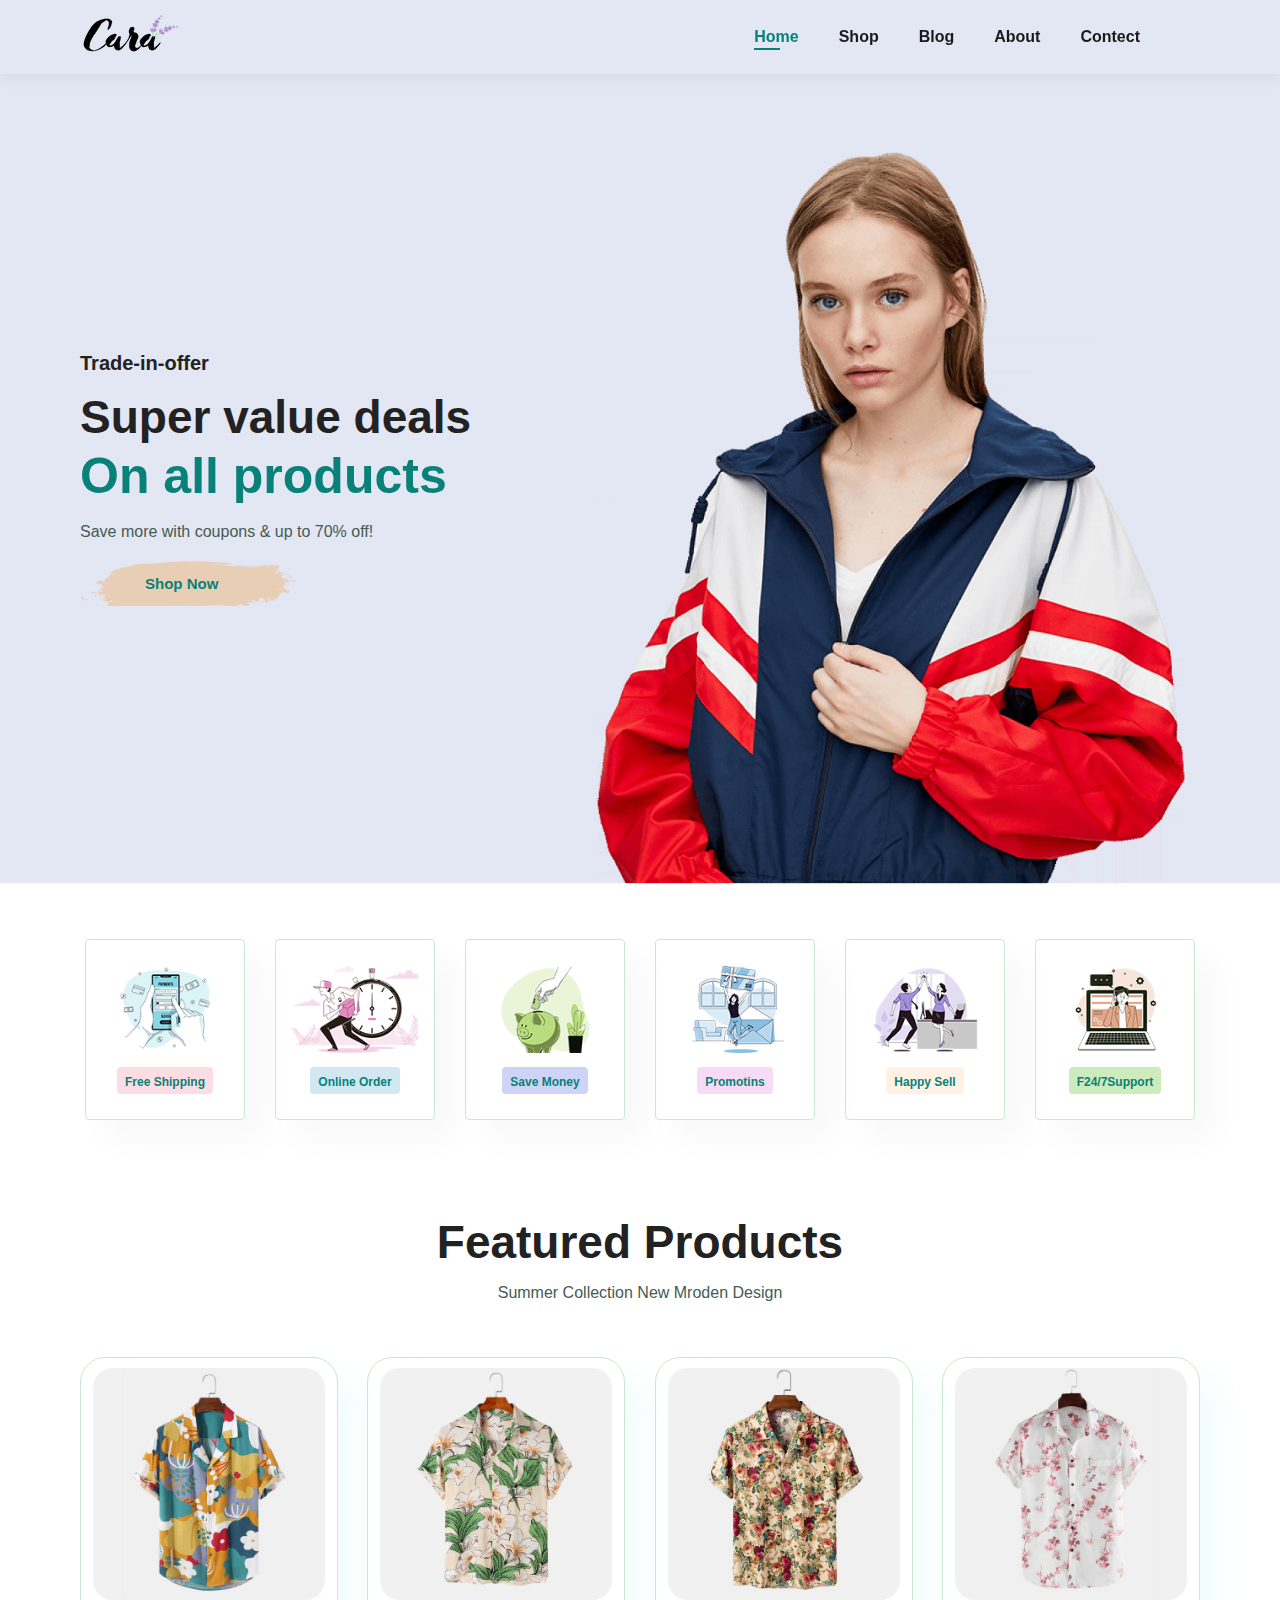
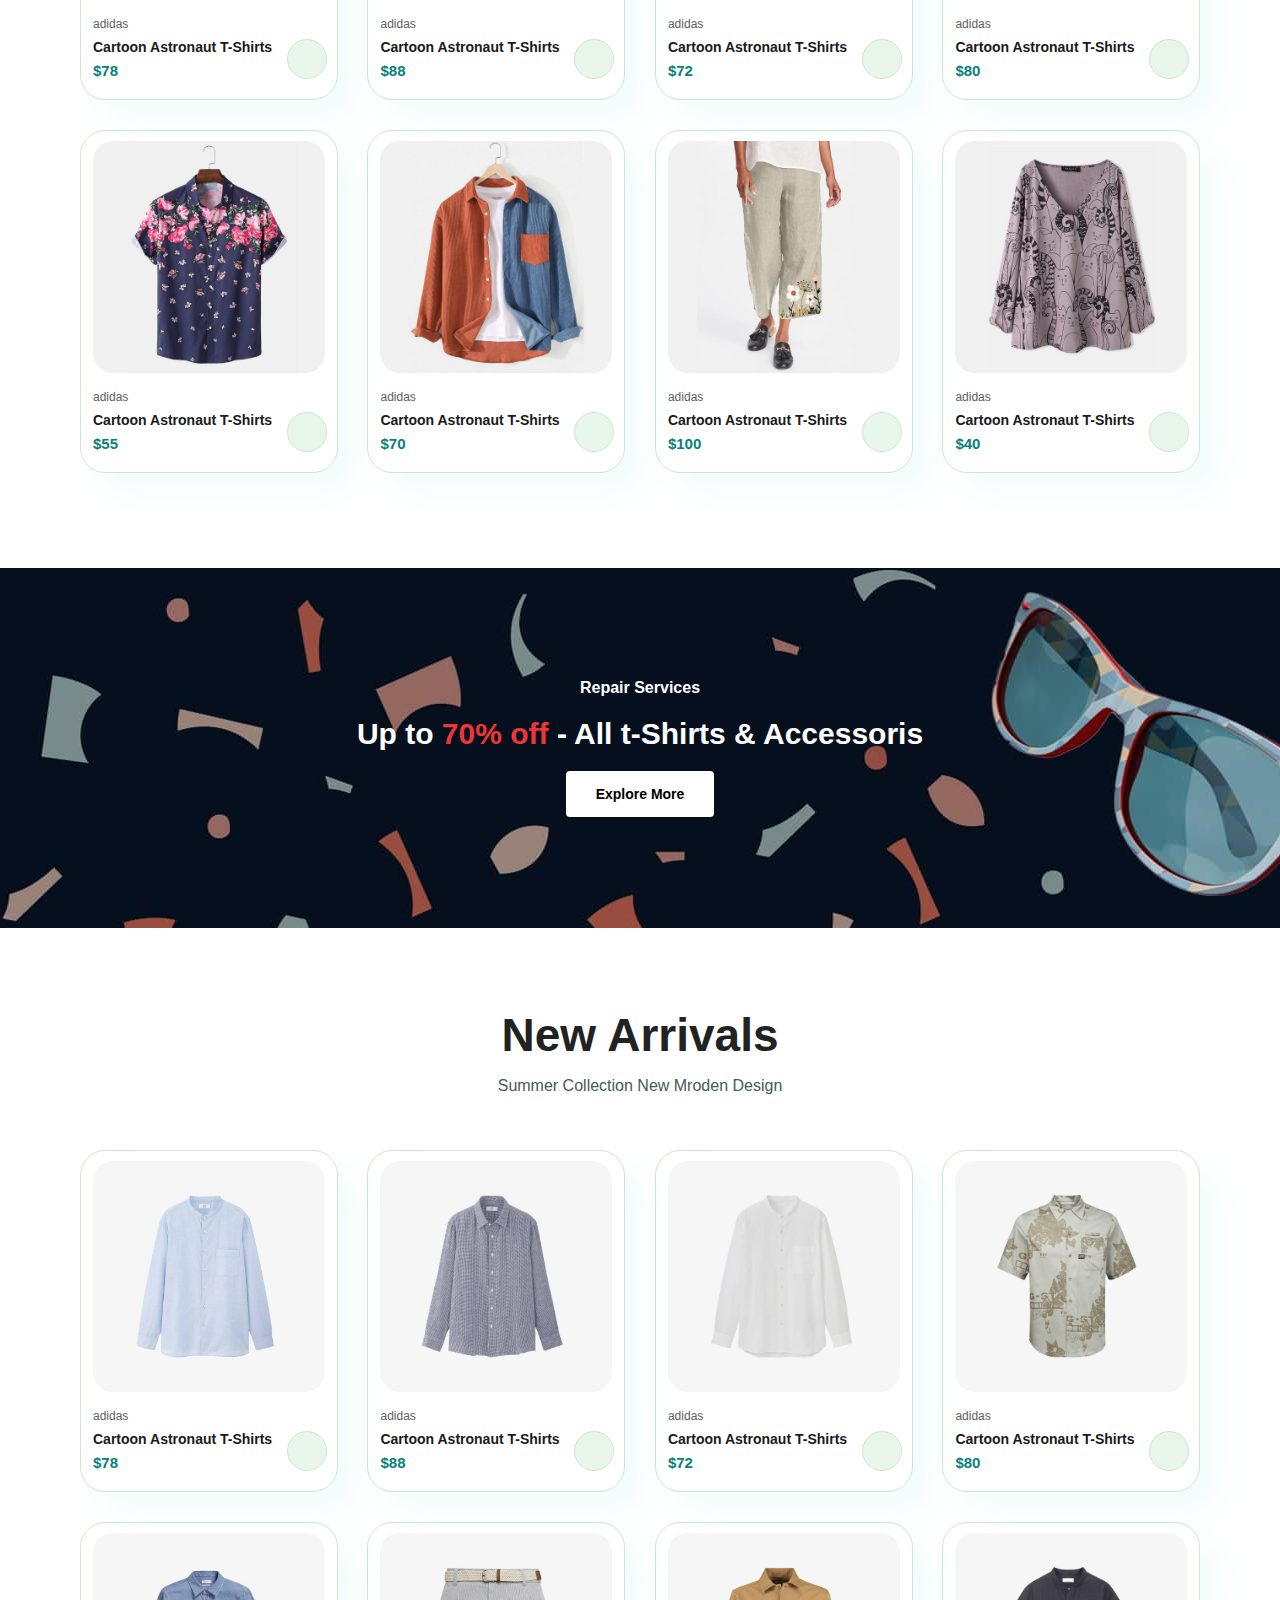
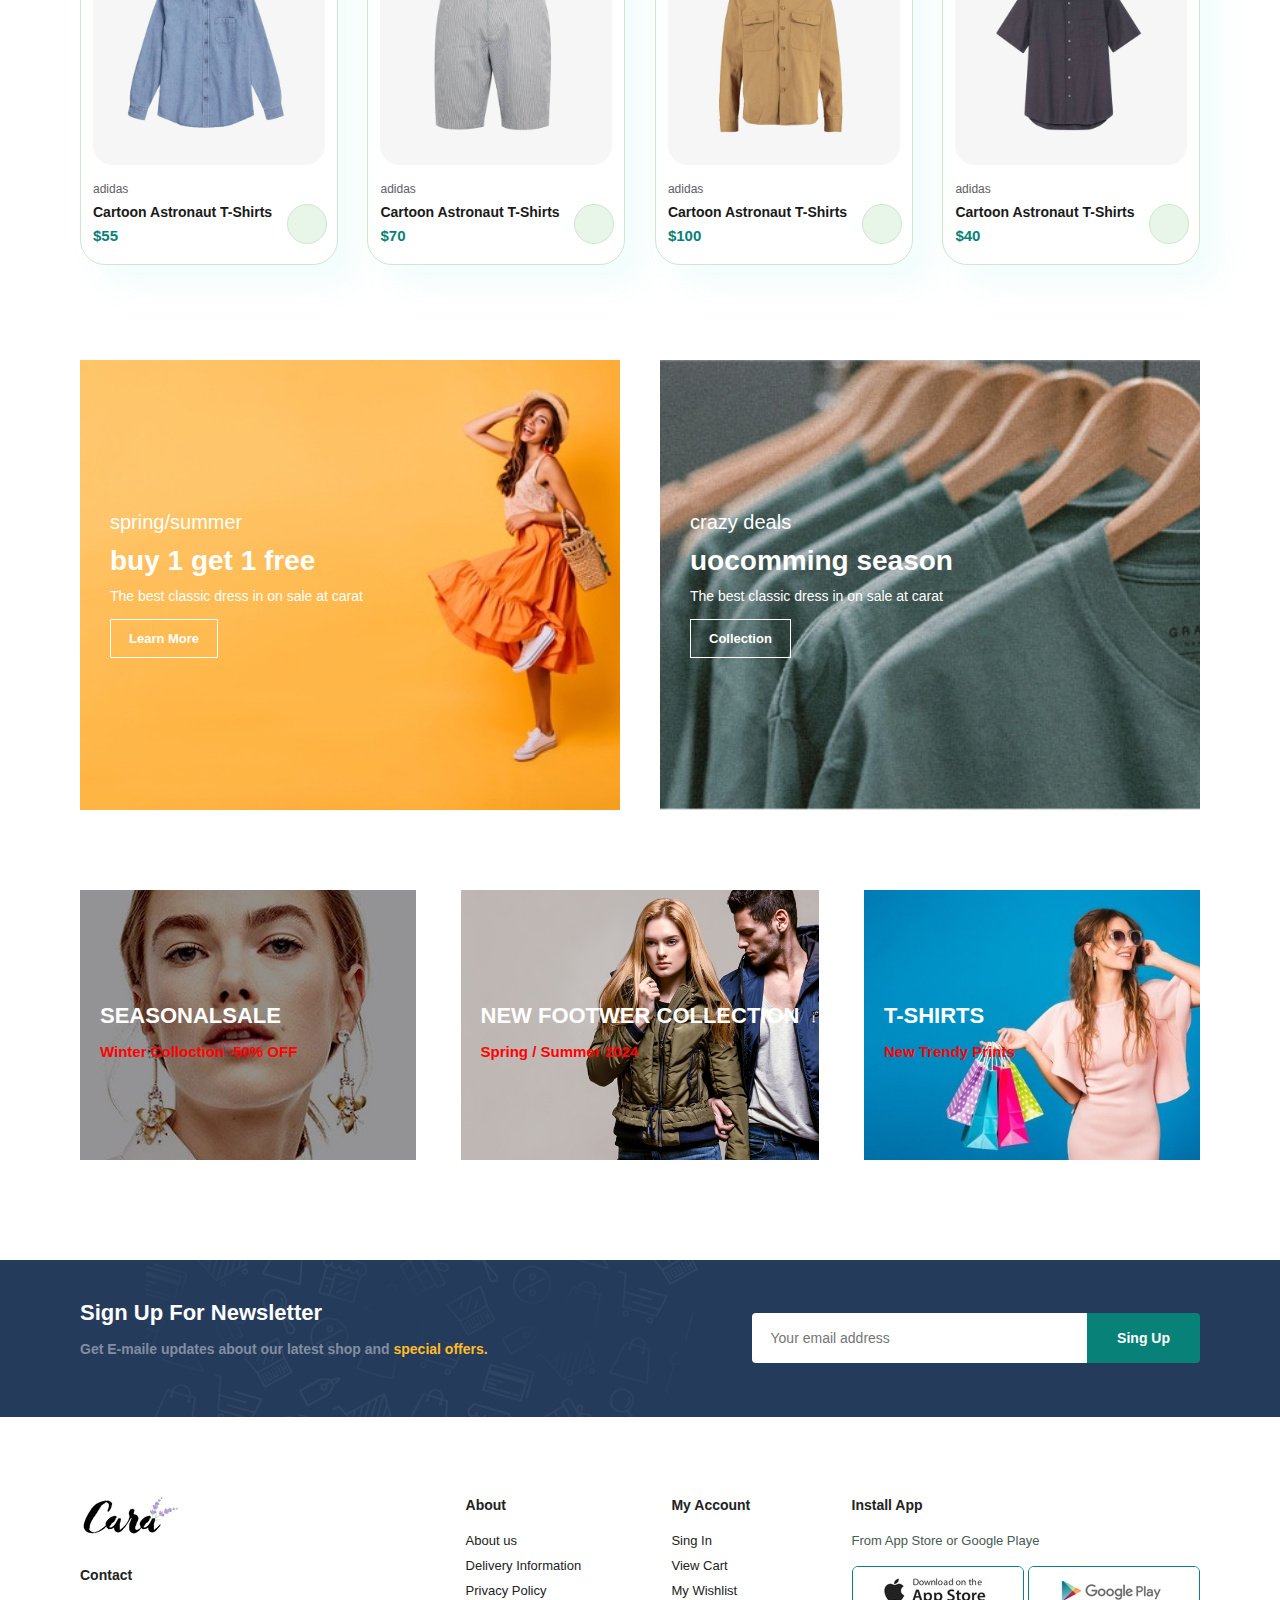
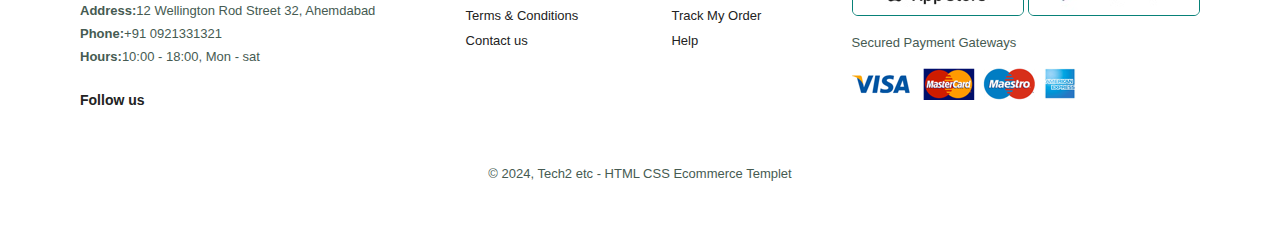
<file: index.html>
<!DOCTYPE html>
<html lang="en">
  <head>
    <meta charset="UTF-8" />
    <meta name="viewport" content="width=device-width, initial-scale=1.0" />
    <title>Document</title>
    <link rel="stylesheet" href="./style.css" />
    <link
      rel="stylesheet"
      href="https://cdnjs.cloudflare.com/ajax/libs/font-awesome/6.5.2/css/all.min.css"
      integrity="sha512-SnH5WK+bZxgPHs44uWIX+LLJAJ9/2PkPKZ5QiAj6Ta86w+fsb2TkcmfRyVX3pBnMFcV7oQPJkl9QevSCWr3W6A=="
      crossorigin="anonymous"
      referrerpolicy="no-referrer"
    />
  </head>
  <body>
    <section id="header">
      <a href="#"><img src="img/logo.png" class="logo" alt="" /></a>
      <div>
        <ul id="navbar">
          <a href="#" id="close"><i class="fa-regular fa-circle-xmark"></i></a>
          <li><a class="active" href="index.html">Home</a></li>
          <li><a href="shop.html">Shop</a></li>
          <li><a href="blog.html">Blog</a></li>
          <li><a href="about.html">About</a></li>
          <li><a href="contect.html">Contect</a></li>
          <li id="lg-bag">
            <a href="cart.html"><i class="fa-solid fa-bag-shopping"></i></a>
          </li>
        </ul>
      </div>
      <div id="mobile">
        <a href="cart.html"></a><i class="fa-solid fa-bag-shopping"></i>
        <i id="bar" class="fas fa-outdent"></i>
      </div>
    </section>

    <section id="hero">
      <h4>Trade-in-offer</h4>
      <h2>Super value deals</h2>
      <h1>On all products</h1>
      <p>Save more with coupons & up to 70% off!</p>
      <button>Shop Now</button>
    </section>

    <section id="feature" class="section-p1">
      <div class="fe-box">
        <img src="img/features/f1.png" alt="" />
        <h6>Free Shipping</h6>
      </div>
      <div class="fe-box">
        <img src="img/features/f2.png" alt="" />
        <h6>Online Order</h6>
      </div>
      <div class="fe-box">
        <img src="img/features/f3.png" alt="" />
        <h6>Save Money</h6>
      </div>
      <div class="fe-box">
        <img src="img/features/f4.png" alt="" />
        <h6>Promotins</h6>
      </div>
      <div class="fe-box">
        <img src="img/features/f5.png" alt="" />
        <h6>Happy Sell</h6>
      </div>
      <div class="fe-box">
        <img src="img/features/f6.png" alt="" />
        <h6>F24/7Support</h6>
      </div>
    </section>

    <section id="product1" class="section-p1">
      <h2>Featured Products</h2>
      <p>Summer Collection New Mroden Design</p>
      <div class="pro-container">
        <div class="pro">
          <img src="img/products/f1.jpg" alt="" />
          <div class="des">
            <span>adidas</span>
            <h5>Cartoon Astronaut T-Shirts</h5>
            <div class="star">
              <i class="fas fa-star"></i>
              <i class="fas fa-star"></i>
              <i class="fas fa-star"></i>
              <i class="fa-regular fa-star"></i>
              <i class="fa-regular fa-star"></i>
            </div>
            <h4>$78</h4>
          </div>
          <a href=""><i class="fa-solid fa-cart-shopping cart"></i></a>
          <!-- <a href=""><i class="fa-solid fa-cart-shopping" id="cart"></i></a> -->
        </div>

        <div class="pro">
          <img src="img/products/f2.jpg" alt="" />
          <div class="des">
            <span>adidas</span>
            <h5>Cartoon Astronaut T-Shirts</h5>
            <div class="star">
              <i class="fas fa-star"></i>
              <i class="fas fa-star"></i>
              <i class="fas fa-star"></i>
              <i class="fas fa-star"></i>
              <i class="fas fa-star"></i>
            </div>
            <h4>$88</h4>
          </div>
          <a href=""><i class="fa-solid fa-cart-shopping cart"></i></a>
          <!-- <a href="#"><i class="fa-solid fa-cart-shopping cart"></i></a> -->
        </div>

        <div class="pro">
          <img src="img/products/f3.jpg" alt="" />
          <div class="des">
            <span>adidas</span>
            <h5>Cartoon Astronaut T-Shirts</h5>
            <div class="star">
              <i class="fas fa-star"></i>
              <i class="fas fa-star"></i>
              <i class="fas fa-star"></i>
              <i class="fas fa-star"></i>
              <i class="fas fa-star"></i>
            </div>
            <h4>$72</h4>
          </div>
          <a href=""><i class="fa-solid fa-cart-shopping cart"></i></a>
          <!-- <a href="#"><i class="fa-solid fa-cart-shopping cart"></i></a> -->
        </div>

        <div class="pro">
          <img src="img/products/f4.jpg" alt="" />
          <div class="des">
            <span>adidas</span>
            <h5>Cartoon Astronaut T-Shirts</h5>
            <div class="star">
              <i class="fas fa-star"></i>
              <i class="fas fa-star"></i>
              <i class="fas fa-star"></i>
              <i class="fa-regular fa-star"></i>
              <i class="fa-regular fa-star"></i>
            </div>
            <h4>$80</h4>
          </div>
          <a href=""><i class="fa-solid fa-cart-shopping cart"></i></a>
          <!-- <a href="#"><i class="fa-solid fa-cart-shopping cart"></i></a> -->
        </div>

        <div class="pro">
          <img src="img/products/f5.jpg" alt="" />
          <div class="des">
            <span>adidas</span>
            <h5>Cartoon Astronaut T-Shirts</h5>
            <div class="star">
              <i class="fas fa-star"></i>
              <i class="fas fa-star"></i>
              <i class="fas fa-star"></i>
              <i class="fas fa-star"></i>
              <i class="fa-regular fa-star"></i>
            </div>
            <h4>$55</h4>
          </div>
          <a href=""><i class="fa-solid fa-cart-shopping cart"></i></a>
          <!-- <a href="#"><i class="fa-solid fa-cart-shopping cart"></i></a> -->
        </div>

        <div class="pro">
          <img src="img/products/f6.jpg" alt="" />
          <div class="des">
            <span>adidas</span>
            <h5>Cartoon Astronaut T-Shirts</h5>
            <div class="star">
              <i class="fas fa-star"></i>
              <i class="fas fa-star"></i>
              <i class="fas fa-star"></i>
              <i class="fas fa-star"></i>
              <i class="fa-regular fa-star-half-stroke"></i>
            </div>
            <h4>$70</h4>
          </div>
          <a href=""><i class="fa-solid fa-cart-shopping cart"></i></a>
          <!-- <a href="#"><i class="fa-solid fa-cart-shopping cart"></i></a> -->
        </div>

        <div class="pro">
          <img src="img/products/f7.jpg" alt="" />
          <div class="des">
            <span>adidas</span>
            <h5>Cartoon Astronaut T-Shirts</h5>
            <div class="star">
              <i class="fas fa-star"></i>
              <i class="fas fa-star"></i>
              <i class="fas fa-star"></i>
              <i class="fa-regular fa-star-half-stroke"></i>
              <i class="fa-regular fa-star"></i>
            </div>
            <h4>$100</h4>
          </div>
          <a href=""><i class="fa-solid fa-cart-shopping cart"></i></a>
          <!-- <a href="#"><i class="fa-solid fa-cart-shopping cart"></i></a> -->
        </div>

        <div class="pro">
          <img src="img/products/f8.jpg" alt="" />
          <div class="des">
            <span>adidas</span>
            <h5>Cartoon Astronaut T-Shirts</h5>
            <div class="star">
              <i class="fas fa-star"></i>
              <i class="fas fa-star"></i>
              <i class="fas fa-star"></i>
              <i class="fas fa-star"></i>
              <i class="fas fa-star"></i>
            </div>
            <h4>$40</h4>
          </div>
          <a href=""><i class="fa-solid fa-cart-shopping cart"></i></a>
          <!-- <a href="#"><i class="fa-solid fa-cart-shopping cart"></i></a> -->
        </div>
      </div>
    </section>

    <section id="benner" class="section-m1">
      <h4>Repair Services</h4>
      <h2>Up to <span>70% off </span>- All t-Shirts & Accessoris</h2>
      <button class="normal">Explore More</button>
    </section>

    <section id="product1" class="section-p1">
      <h2>New Arrivals</h2>
      <p>Summer Collection New Mroden Design</p>
      <div class="pro-container">
        <div class="pro">
          <img src="img/products/n1.jpg" alt="" />
          <div class="des">
            <span>adidas</span>
            <h5>Cartoon Astronaut T-Shirts</h5>
            <div class="star">
              <i class="fas fa-star"></i>
              <i class="fas fa-star"></i>
              <i class="fas fa-star"></i>
              <i class="fa-regular fa-star"></i>
              <i class="fa-regular fa-star"></i>
            </div>
            <h4>$78</h4>
          </div>
          <a href=""><i class="fa-solid fa-cart-shopping cart"></i></a>
          <!-- <a href=""><i class="fa-solid fa-cart-shopping" id="cart"></i></a> -->
        </div>

        <div class="pro">
          <img src="img/products/n2.jpg" alt="" />
          <div class="des">
            <span>adidas</span>
            <h5>Cartoon Astronaut T-Shirts</h5>
            <div class="star">
              <i class="fas fa-star"></i>
              <i class="fas fa-star"></i>
              <i class="fas fa-star"></i>
              <i class="fas fa-star"></i>
              <i class="fas fa-star"></i>
            </div>
            <h4>$88</h4>
          </div>
          <a href=""><i class="fa-solid fa-cart-shopping cart"></i></a>
          <!-- <a href="#"><i class="fa-solid fa-cart-shopping cart"></i></a> -->
        </div>

        <div class="pro">
          <img src="img/products/n3.jpg" alt="" />
          <div class="des">
            <span>adidas</span>
            <h5>Cartoon Astronaut T-Shirts</h5>
            <div class="star">
              <i class="fas fa-star"></i>
              <i class="fas fa-star"></i>
              <i class="fas fa-star"></i>
              <i class="fas fa-star"></i>
              <i class="fas fa-star"></i>
            </div>
            <h4>$72</h4>
          </div>
          <a href=""><i class="fa-solid fa-cart-shopping cart"></i></a>
          <!-- <a href="#"><i class="fa-solid fa-cart-shopping cart"></i></a> -->
        </div>

        <div class="pro">
          <img src="img/products/n4.jpg" alt="" />
          <div class="des">
            <span>adidas</span>
            <h5>Cartoon Astronaut T-Shirts</h5>
            <div class="star">
              <i class="fas fa-star"></i>
              <i class="fas fa-star"></i>
              <i class="fas fa-star"></i>
              <i class="fa-regular fa-star"></i>
              <i class="fa-regular fa-star"></i>
            </div>
            <h4>$80</h4>
          </div>
          <a href=""><i class="fa-solid fa-cart-shopping cart"></i></a>
          <!-- <a href="#"><i class="fa-solid fa-cart-shopping cart"></i></a> -->
        </div>

        <div class="pro">
          <img src="img/products/n5.jpg" alt="" />
          <div class="des">
            <span>adidas</span>
            <h5>Cartoon Astronaut T-Shirts</h5>
            <div class="star">
              <i class="fas fa-star"></i>
              <i class="fas fa-star"></i>
              <i class="fas fa-star"></i>
              <i class="fas fa-star"></i>
              <i class="fa-regular fa-star"></i>
            </div>
            <h4>$55</h4>
          </div>
          <a href=""><i class="fa-solid fa-cart-shopping cart"></i></a>
          <!-- <a href="#"><i class="fa-solid fa-cart-shopping cart"></i></a> -->
        </div>

        <div class="pro">
          <img src="img/products/n6.jpg" alt="" />
          <div class="des">
            <span>adidas</span>
            <h5>Cartoon Astronaut T-Shirts</h5>
            <div class="star">
              <i class="fas fa-star"></i>
              <i class="fas fa-star"></i>
              <i class="fas fa-star"></i>
              <i class="fas fa-star"></i>
              <i class="fa-regular fa-star-half-stroke"></i>
            </div>
            <h4>$70</h4>
          </div>
          <a href=""><i class="fa-solid fa-cart-shopping cart"></i></a>
          <!-- <a href="#"><i class="fa-solid fa-cart-shopping cart"></i></a> -->
        </div>

        <div class="pro">
          <img src="img/products/n7.jpg" alt="" />
          <div class="des">
            <span>adidas</span>
            <h5>Cartoon Astronaut T-Shirts</h5>
            <div class="star">
              <i class="fas fa-star"></i>
              <i class="fas fa-star"></i>
              <i class="fas fa-star"></i>
              <i class="fa-regular fa-star-half-stroke"></i>
              <i class="fa-regular fa-star"></i>
            </div>
            <h4>$100</h4>
          </div>
          <a href=""><i class="fa-solid fa-cart-shopping cart"></i></a>
          <!-- <a href="#"><i class="fa-solid fa-cart-shopping cart"></i></a> -->
        </div>

        <div class="pro">
          <img src="img/products/n8.jpg" alt="" />
          <div class="des">
            <span>adidas</span>
            <h5>Cartoon Astronaut T-Shirts</h5>
            <div class="star">
              <i class="fas fa-star"></i>
              <i class="fas fa-star"></i>
              <i class="fas fa-star"></i>
              <i class="fas fa-star"></i>
              <i class="fas fa-star"></i>
            </div>
            <h4>$40</h4>
          </div>
          <a href=""><i class="fa-solid fa-cart-shopping cart"></i></a>
          <!-- <a href="#"><i class="fa-solid fa-cart-shopping cart"></i></a> -->
        </div>
      </div>
    </section>

    <section id="sm-banner" class="section-p1">
      <div class="banner-box">
        <h4>spring/summer</h4>
        <h2>buy 1 get 1 free</h2>
        <span>The best classic dress in on sale at carat</span>
        <button class="white">Learn More</button>
      </div>

      <div class="banner-box banner-box2">
        <h4>crazy deals</h4>
        <h2>uocomming season</h2>
        <span>The best classic dress in on sale at carat</span>
        <button class="white">Collection</button>
      </div>
    </section>

    <section id="banner3" class="section-p1">
      <div class="banner-box">
        <h2>SEASONALSALE</h2>
        <h3>Winter Colloction -50% OFF</h3>
      </div>
      <div class="banner-box banner-box2">
        <h2>NEW FOOTWER COLLECTION</h2>
        <h3>Spring / Summer 2024</h3>
      </div>
      <div class="banner-box banner-box3">
        <h2>T-SHIRTS</h2>
        <h3>New Trendy Prints</h3>
      </div>
    </section>

    <section id="newsletter" class="section-p1 section-m1">
      <div class="newstext">
        <h4>Sign Up For Newsletter</h4>
        <p>
          Get E-maile updates about our latest shop and
          <span>special offers.</span>
        </p>
      </div>
      <div class="form">
        <input type="text" placeholder="Your email address" />
        <button class="normal">Sing Up</button>
      </div>
    </section>

    <footer class="section-p1">
      <div class="col">
        <img class="logo" src="img/logo.png" alt="" />
        <h4>Contact</h4>
        <p><strong>Address:</strong>12 Wellington Rod Street 32, Ahemdabad</p>
        <p><strong>Phone:</strong>+91 0921331321</p>
        <p><strong>Hours:</strong>10:00 - 18:00, Mon - sat</p>
        <div class="follow">
          <h4>Follow us</h4>
          <div class="icon">
            <i class="fab fa-facebook-f"></i>
            <i class="fab fa-twitter"></i>
            <i class="fab fa-instagram"></i>
            <i class="fab fa-pinterest"></i>
            <i class="fab fa-youtube"></i>
          </div>
        </div>
      </div>

      <div class="col">
        <h4>About</h4>
        <a href="#">About us</a>
        <a href="#">Delivery Information</a>
        <a href="#">Privacy Policy</a>
        <a href="#">Terms & Conditions</a>
        <a href="#">Contact us</a>
      </div>

      <div class="col">
        <h4>My Account</h4>
        <a href="#">Sing In</a>
        <a href="#">View Cart</a>
        <a href="#">My Wishlist</a>
        <a href="#">Track My Order</a>
        <a href="#">Help</a>
      </div>

      <div class="col install">
        <h4>Install App</h4>
        <p>From App Store or Google Playe</p>
        <div class="row">
          <img src="img/pay/app.jpg" alt="" />
          <img src="img/pay/play.jpg" alt="" />
        </div>
        <p>Secured Payment Gateways</p>
        <img src="img/pay//pay.png" alt="" />
      </div>

      <div class="copyright">
        <p>© 2024, Tech2 etc - HTML CSS Ecommerce Templet</p>
      </div>
    </footer>

    <script src="./app.js"></script>
  </body>
</html>
</file>
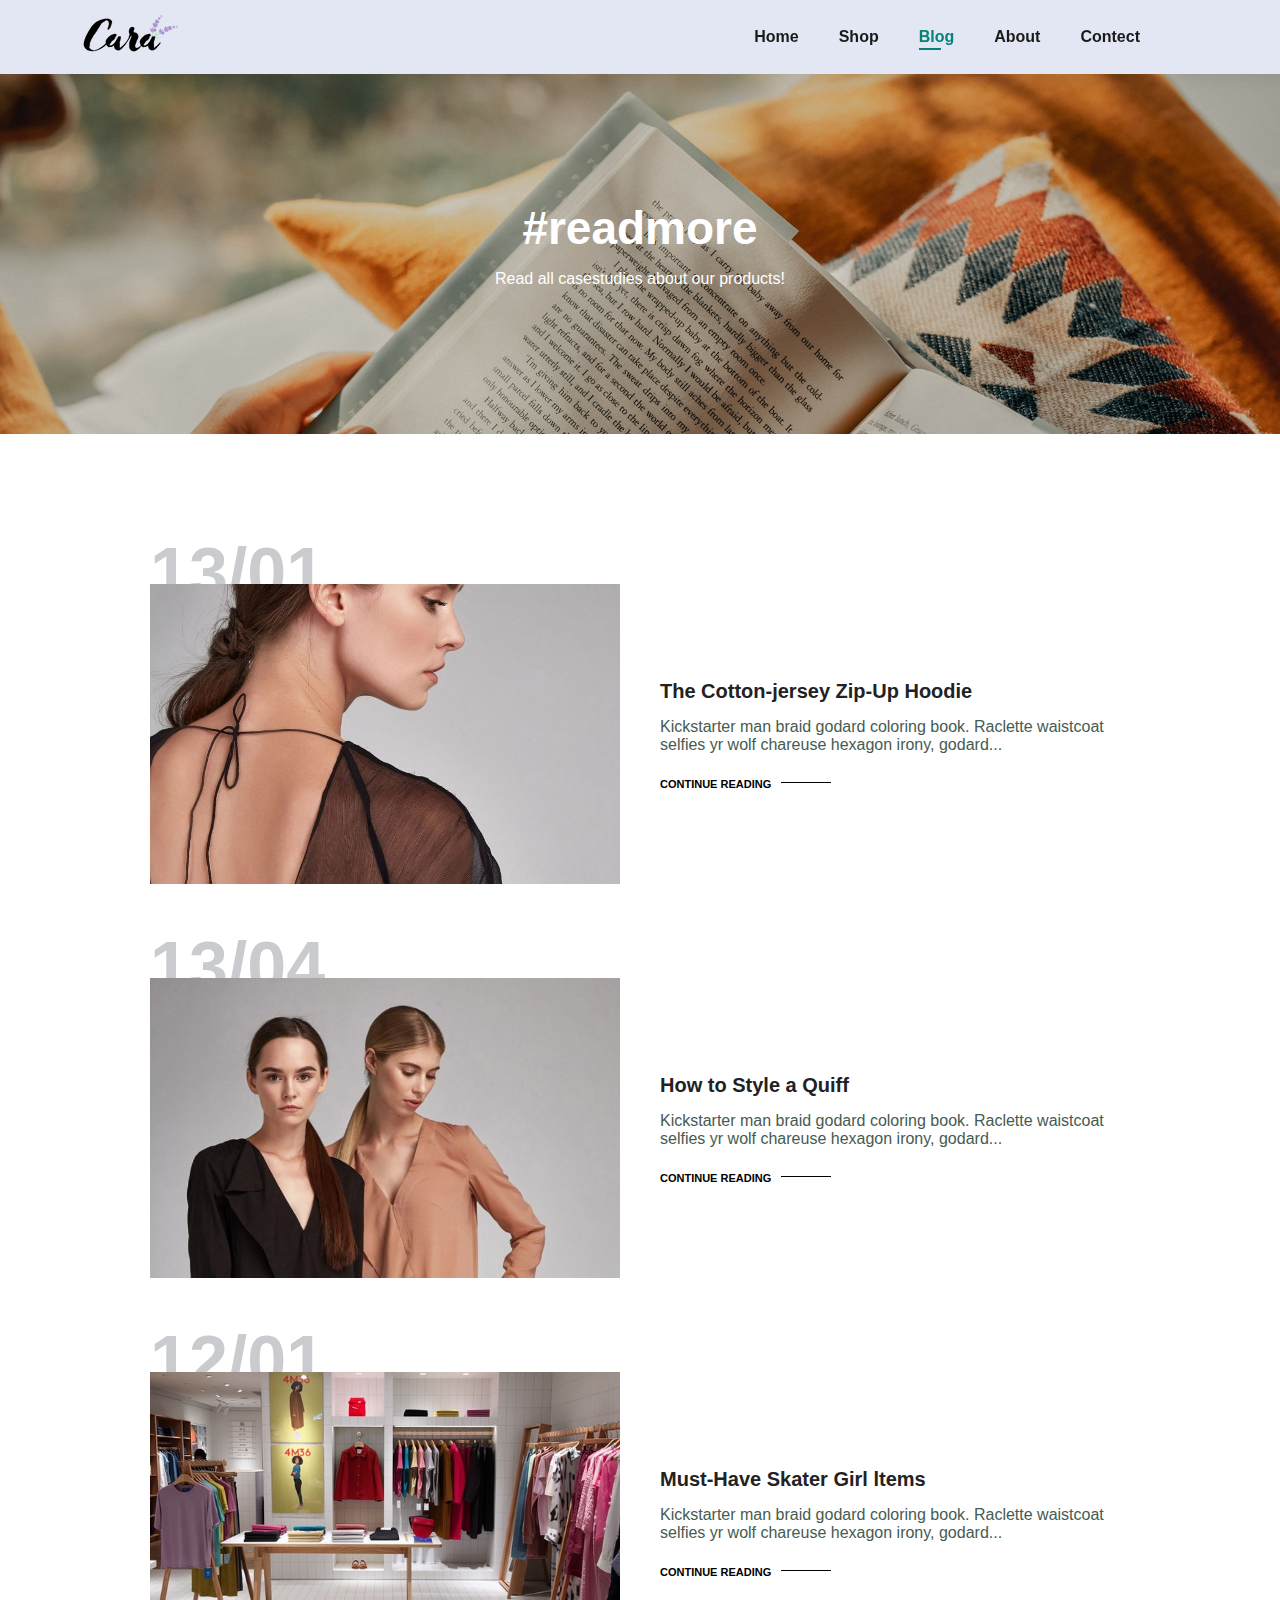
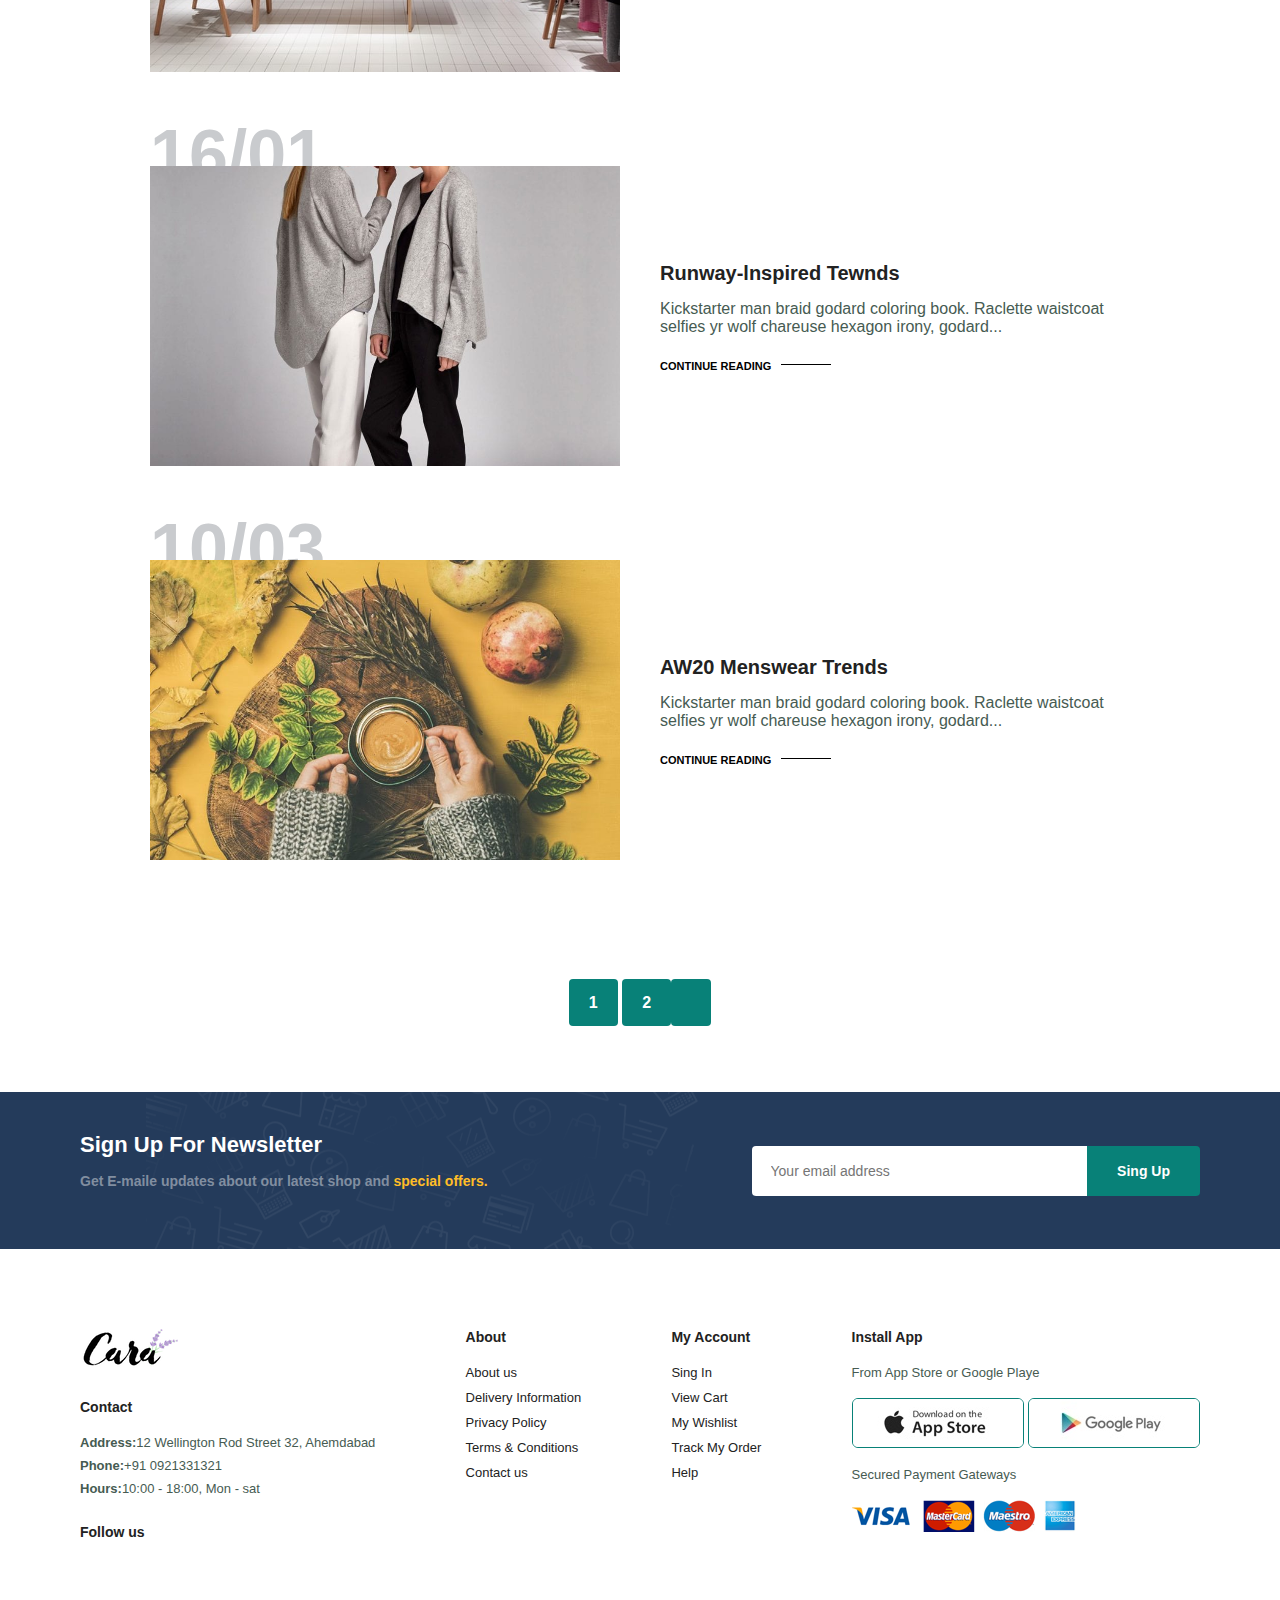
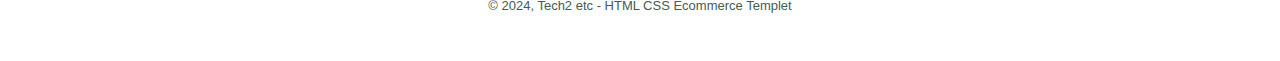
<file: blog.html>
<!DOCTYPE html>
<html lang="en">
  <head>
    <meta charset="UTF-8" />
    <meta name="viewport" content="width=device-width, initial-scale=1.0" />
    <title>Document</title>
    <link rel="stylesheet" href="./style.css" />
    <link
      rel="stylesheet"
      href="https://cdnjs.cloudflare.com/ajax/libs/font-awesome/6.5.2/css/all.min.css"
      integrity="sha512-SnH5WK+bZxgPHs44uWIX+LLJAJ9/2PkPKZ5QiAj6Ta86w+fsb2TkcmfRyVX3pBnMFcV7oQPJkl9QevSCWr3W6A=="
      crossorigin="anonymous"
      referrerpolicy="no-referrer"
    />
  </head>
  <body>
    <section id="header">
      <a href="#"><img src="img/logo.png" class="logo" alt="" /></a>
      <div>
        <ul id="navbar">
          <a href="#" id="close"><i class="fa-regular fa-circle-xmark"></i></a>
          <li><a href="index.html">Home</a></li>
          <li><a href="shop.html">Shop</a></li>
          <li><a class="active" href="blog.html">Blog</a></li>
          <li><a href="about.html">About</a></li>
          <li><a href="contect.html">Contect</a></li>
          <li id="lg-bag">
            <a href="cart.html"><i class="fa-solid fa-bag-shopping"></i></a>
          </li>
        </ul>
      </div>
      <div id="mobile">
        <a href="cart.html"></a><i class="fa-solid fa-bag-shopping"></i>
        <i id="bar" class="fas fa-outdent"></i>
      </div>
    </section>

    <section id="pege-header" class="blog-header">
      <h2>#readmore</h2>
      <p>Read all casestudies about our products!</p>
    </section>

    <section id="blog">
      <div class="blog-box">
        <div class="blog-img">
          <img src="img/blog/b1.jpg" alt="" />
        </div>
        <div class="blog-details">
          <h4>The Cotton-jersey Zip-Up Hoodie</h4>
          <p>
            Kickstarter man braid godard coloring book. Raclette waistcoat
            selfies yr wolf chareuse hexagon irony, godard...
          </p>
          <a href="#">CONTINUE READING</a>
        </div>
        <h1>13/01</h1>
      </div>

      <div class="blog-box">
        <div class="blog-img">
          <img src="img/blog/b2.jpg" alt="" />
        </div>
        <div class="blog-details">
          <h4>How to Style a Quiff</h4>
          <p>
            Kickstarter man braid godard coloring book. Raclette waistcoat
            selfies yr wolf chareuse hexagon irony, godard...
          </p>
          <a href="#">CONTINUE READING</a>
        </div>
        <h1>13/04</h1>
      </div>

      <div class="blog-box">
        <div class="blog-img">
          <img src="img/blog/b3.jpg" alt="" />
        </div>
        <div class="blog-details">
          <h4>Must-Have Skater Girl ltems</h4>
          <p>
            Kickstarter man braid godard coloring book. Raclette waistcoat
            selfies yr wolf chareuse hexagon irony, godard...
          </p>
          <a href="#">CONTINUE READING</a>
        </div>
        <h1>12/01</h1>
      </div>

      <div class="blog-box">
        <div class="blog-img">
          <img src="img/blog/b4.jpg" alt="" />
        </div>
        <div class="blog-details">
          <h4>Runway-lnspired Tewnds</h4>
          <p>
            Kickstarter man braid godard coloring book. Raclette waistcoat
            selfies yr wolf chareuse hexagon irony, godard...
          </p>
          <a href="#">CONTINUE READING</a>
        </div>
        <h1>16/01</h1>
      </div>

      <div class="blog-box">
        <div class="blog-img">
          <img src="img/blog/b6.jpg" alt="" />
        </div>
        <div class="blog-details">
          <h4>AW20 Menswear Trends</h4>
          <p>
            Kickstarter man braid godard coloring book. Raclette waistcoat
            selfies yr wolf chareuse hexagon irony, godard...
          </p>
          <a href="#">CONTINUE READING</a>
        </div>
        <h1>10/03</h1>
      </div>
    </section>

    <section id="pagination" class="section-p1">
      <a href="#">1</a>
      <a href="#">2</a>
      <a href="#"><i class="fa-solid fa-arrow-right"></i></a>
    </section>

    <section id="newsletter" class="section-p1 section-m1">
      <div class="newstext">
        <h4>Sign Up For Newsletter</h4>
        <p>
          Get E-maile updates about our latest shop and
          <span>special offers.</span>
        </p>
      </div>
      <div class="form">
        <input type="text" placeholder="Your email address" />
        <button class="normal">Sing Up</button>
      </div>
    </section>

    <footer class="section-p1">
      <div class="col">
        <img class="logo" src="img/logo.png" alt="" />
        <h4>Contact</h4>
        <p><strong>Address:</strong>12 Wellington Rod Street 32, Ahemdabad</p>
        <p><strong>Phone:</strong>+91 0921331321</p>
        <p><strong>Hours:</strong>10:00 - 18:00, Mon - sat</p>
        <div class="follow">
          <h4>Follow us</h4>
          <div class="icon">
            <i class="fab fa-facebook-f"></i>
            <i class="fab fa-twitter"></i>
            <i class="fab fa-instagram"></i>
            <i class="fab fa-pinterest"></i>
            <i class="fab fa-youtube"></i>
          </div>
        </div>
      </div>

      <div class="col">
        <h4>About</h4>
        <a href="#">About us</a>
        <a href="#">Delivery Information</a>
        <a href="#">Privacy Policy</a>
        <a href="#">Terms & Conditions</a>
        <a href="#">Contact us</a>
      </div>

      <div class="col">
        <h4>My Account</h4>
        <a href="#">Sing In</a>
        <a href="#">View Cart</a>
        <a href="#">My Wishlist</a>
        <a href="#">Track My Order</a>
        <a href="#">Help</a>
      </div>

      <div class="col install">
        <h4>Install App</h4>
        <p>From App Store or Google Playe</p>
        <div class="row">
          <img src="img/pay/app.jpg" alt="" />
          <img src="img/pay/play.jpg" alt="" />
        </div>
        <p>Secured Payment Gateways</p>
        <img src="img/pay//pay.png" alt="" />
      </div>

      <div class="copyright">
        <p>© 2024, Tech2 etc - HTML CSS Ecommerce Templet</p>
      </div>
    </footer>

    <script src="./app.js"></script>
  </body>
</html>
</file>
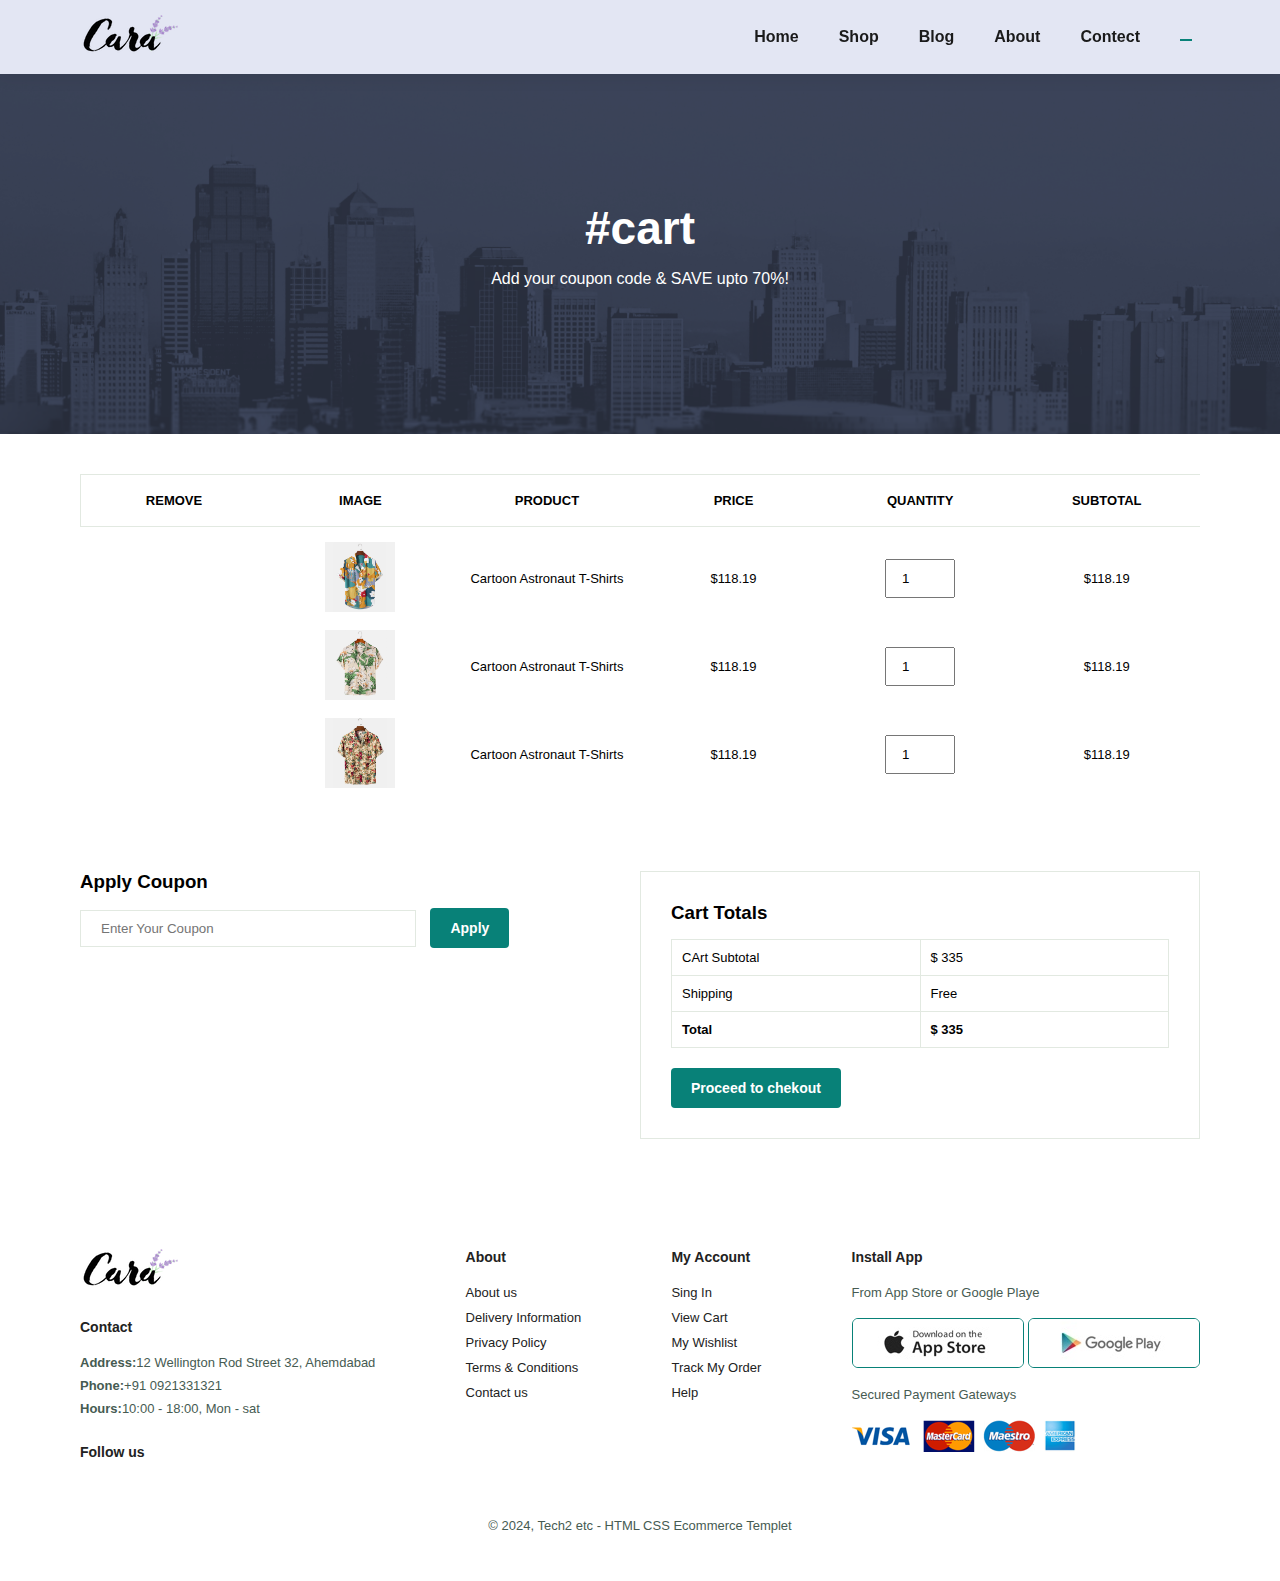
<file: cart.html>
<!DOCTYPE html>
<html lang="en">
  <head>
    <meta charset="UTF-8" />
    <meta name="viewport" content="width=device-width, initial-scale=1.0" />
    <title>Document</title>
    <link rel="stylesheet" href="./style.css" />
    <link
      rel="stylesheet"
      href="https://cdnjs.cloudflare.com/ajax/libs/font-awesome/6.5.2/css/all.min.css"
      integrity="sha512-SnH5WK+bZxgPHs44uWIX+LLJAJ9/2PkPKZ5QiAj6Ta86w+fsb2TkcmfRyVX3pBnMFcV7oQPJkl9QevSCWr3W6A=="
      crossorigin="anonymous"
      referrerpolicy="no-referrer"
    />
  </head>
  <body>
    <section id="header">
      <a href="#"><img src="img/logo.png" class="logo" alt="" /></a>
      <div>
        <ul id="navbar">
          <a href="#" id="close"><i class="fa-regular fa-circle-xmark"></i></a>
          <li><a href="index.html">Home</a></li>
          <li><a href="shop.html">Shop</a></li>
          <li><a href="blog.html">Blog</a></li>
          <li><a href="about.html">About</a></li>
          <li><a href="contect.html">Contect</a></li>
          <li id="lg-bag">
            <a class="active" href="cart.html"><i class="fa-solid fa-bag-shopping"></i></a>
          </li>
        </ul>
      </div>
      <div id="mobile">
        <a href="cart.html"></a><i class="fa-solid fa-bag-shopping"></i>
        <i id="bar" class="fas fa-outdent"></i>
      </div>
    </section>

    <section id="pege-header" class="about-header">
      <h2>#cart</h2>
      <p>Add your coupon code & SAVE upto 70%!</p>
    </section>

    <section id="cart" class="section-p1">
        <table width="100%">
            <thead>
                <tr>
                    <th>Remove</th>
                    <th>Image</th>
                    <th>Product</th>
                    <th>Price</th>
                    <th>Quantity</th>
                    <th>Subtotal</th>
                </tr>
            </thead>
            <tbody>
                <tr>
                    <td><a href="#"><i class="far fa-times-circle"></i></a></td>
                    <td><img src="img/products/f1.jpg" alt=""></td>
                    <td>Cartoon Astronaut T-Shirts</td>
                    <td>$118.19</td>
                    <td><input type="number" value="1"></td>
                    <td>$118.19</td>
                </tr>
                <tr>
                    <td><a href="#"><i class="far fa-times-circle"></i></a></td>
                    <td><img src="img/products/f2.jpg" alt=""></td>
                    <td>Cartoon Astronaut T-Shirts</td>
                    <td>$118.19</td>
                    <td><input type="number" value="1"></td>
                    <td>$118.19</td>
                </tr>
                <tr>
                    <td><a href="#"><i class="far fa-times-circle"></i></a></td>
                    <td><img src="img/products/f3.jpg" alt=""></td>
                    <td>Cartoon Astronaut T-Shirts</td>
                    <td>$118.19</td>
                    <td><input type="number" value="1"></td>
                    <td>$118.19</td>
                </tr>
            </tbody>
        </table>
    </section>

    <section id="cart-add" class="section-p1">
        <div id="coupon">
            <h3>Apply Coupon</h3>
            <div>
                <input type="text" placeholder="Enter Your Coupon">
                <button class="normal">Apply</button>
            </div>
        </div>

        <div id="subtotal">
            <h3>Cart Totals</h3>
            <table>
                <tr>
                    <td>CArt Subtotal</td>
                    <td>$ 335</td>
                </tr>
                <tr>
                    <td>Shipping</td>
                    <td>Free</td>
                </tr>
                <tr>
                    <td><strong>Total</strong></td>
                    <td><strong>$ 335</strong></td>
                </tr>
            </table>
            <button class="normal">Proceed to chekout</button>
        </div>
    </section>

    <footer class="section-p1">
      <div class="col">
        <img class="logo" src="img/logo.png" alt="" />
        <h4>Contact</h4>
        <p><strong>Address:</strong>12 Wellington Rod Street 32, Ahemdabad</p>
        <p><strong>Phone:</strong>+91 0921331321</p>
        <p><strong>Hours:</strong>10:00 - 18:00, Mon - sat</p>
        <div class="follow">
          <h4>Follow us</h4>
          <div class="icon">
            <i class="fab fa-facebook-f"></i>
            <i class="fab fa-twitter"></i>
            <i class="fab fa-instagram"></i>
            <i class="fab fa-pinterest"></i>
            <i class="fab fa-youtube"></i>
          </div>
        </div>
      </div>

      <div class="col">
        <h4>About</h4>
        <a href="#">About us</a>
        <a href="#">Delivery Information</a>
        <a href="#">Privacy Policy</a>
        <a href="#">Terms & Conditions</a>
        <a href="#">Contact us</a>
      </div>

      <div class="col">
        <h4>My Account</h4>
        <a href="#">Sing In</a>
        <a href="#">View Cart</a>
        <a href="#">My Wishlist</a>
        <a href="#">Track My Order</a>
        <a href="#">Help</a>
      </div>

      <div class="col install">
        <h4>Install App</h4>
        <p>From App Store or Google Playe</p>
        <div class="row">
          <img src="img/pay/app.jpg" alt="" />
          <img src="img/pay/play.jpg" alt="" />
        </div>
        <p>Secured Payment Gateways</p>
        <img src="img/pay//pay.png" alt="" />
      </div>

      <div class="copyright">
        <p>© 2024, Tech2 etc - HTML CSS Ecommerce Templet</p>
      </div>
    </footer>

    <script src="./app.js"></script>
  </body>
</html>
</file>
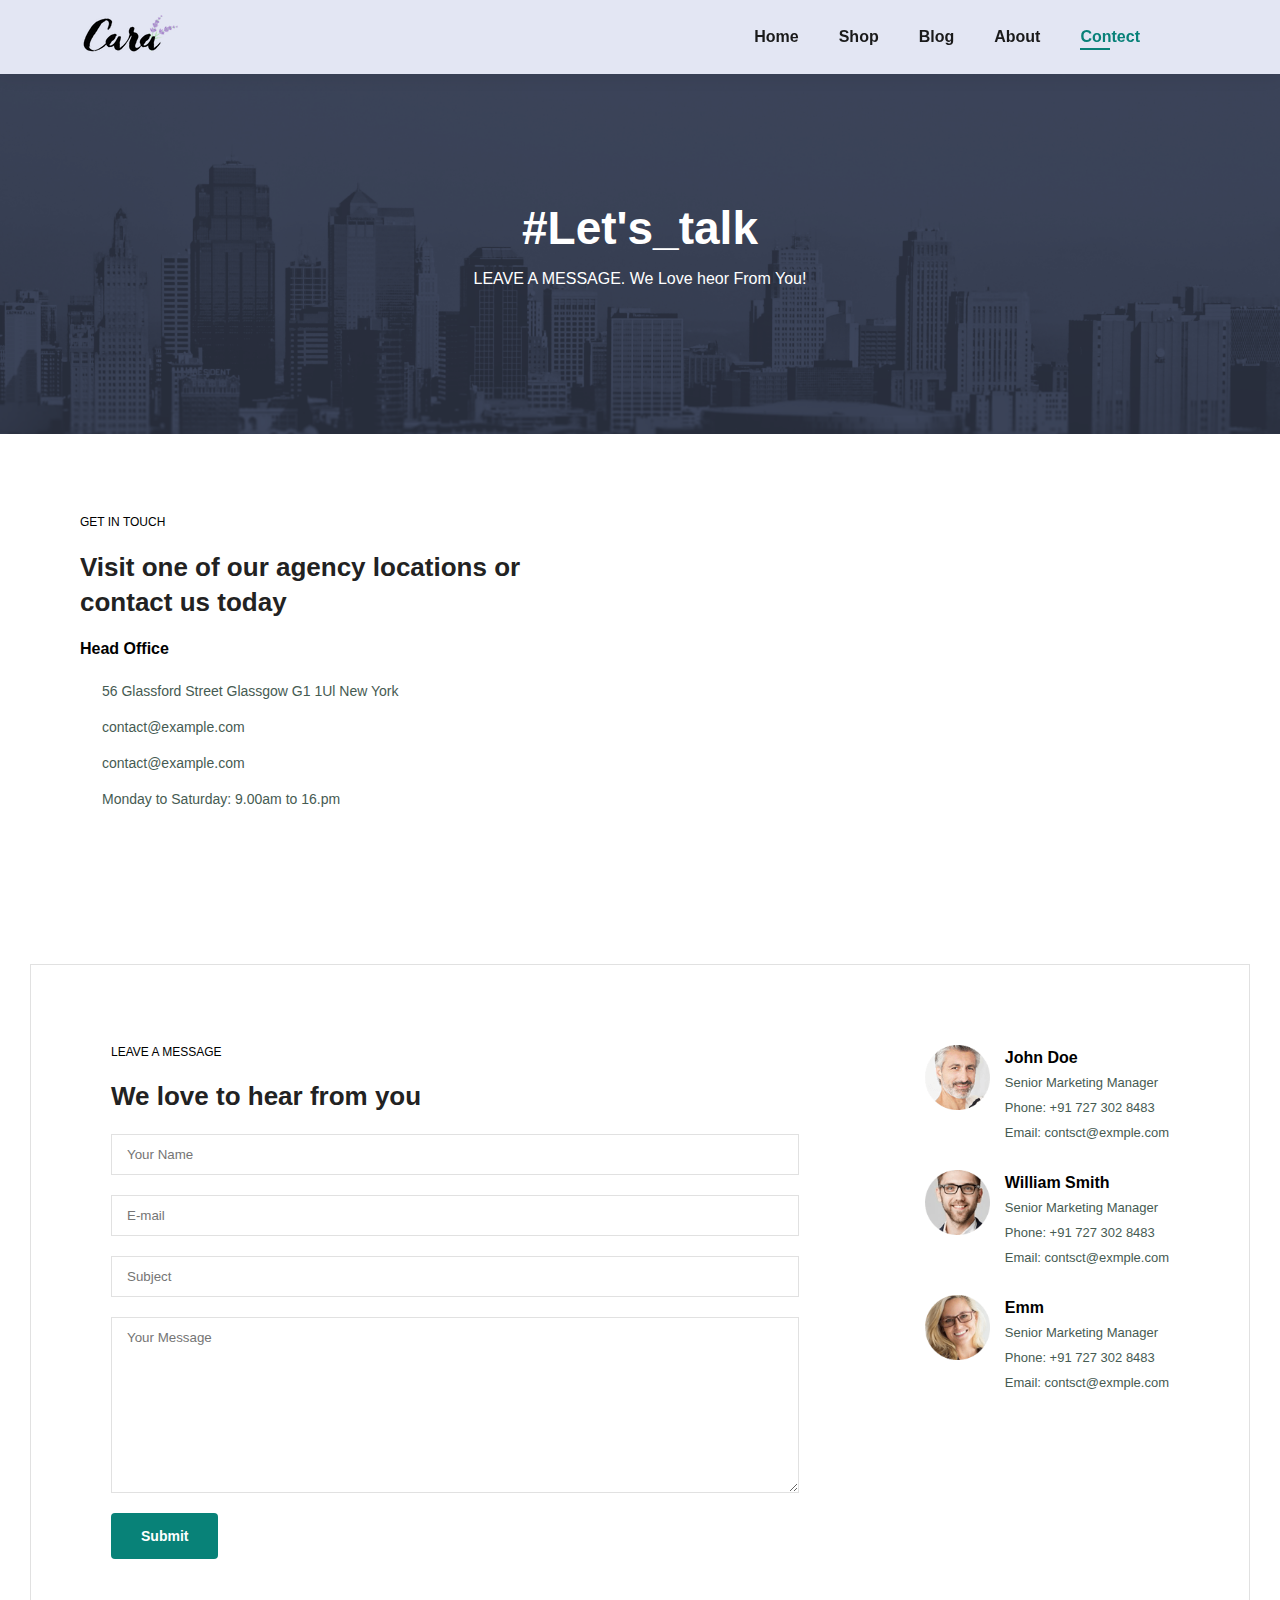
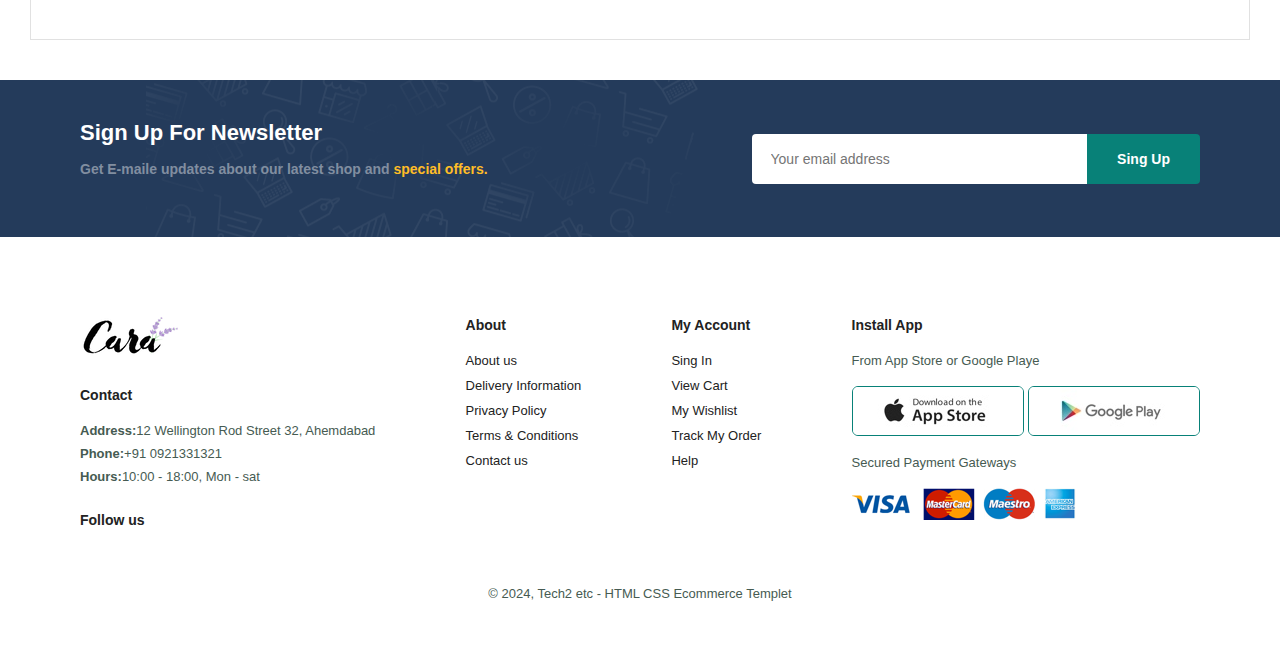
<file: contect.html>
<!DOCTYPE html>
<html lang="en">
  <head>
    <meta charset="UTF-8" />
    <meta name="viewport" content="width=device-width, initial-scale=1.0" />
    <title>Document</title>
    <link rel="stylesheet" href="./style.css" />
    <link
      rel="stylesheet"
      href="https://cdnjs.cloudflare.com/ajax/libs/font-awesome/6.5.2/css/all.min.css"
      integrity="sha512-SnH5WK+bZxgPHs44uWIX+LLJAJ9/2PkPKZ5QiAj6Ta86w+fsb2TkcmfRyVX3pBnMFcV7oQPJkl9QevSCWr3W6A=="
      crossorigin="anonymous"
      referrerpolicy="no-referrer"
    />
  </head>
  <body>
    <section id="header">
      <a href="#"><img src="img/logo.png" class="logo" alt="" /></a>
      <div>
        <ul id="navbar">
          <a href="#" id="close"><i class="fa-regular fa-circle-xmark"></i></a>
          <li><a href="index.html">Home</a></li>
          <li><a href="shop.html">Shop</a></li>
          <li><a href="blog.html">Blog</a></li>
          <li><a href="about.html">About</a></li>
          <li><a class="active" href="contect.html">Contect</a></li>
          <li id="lg-bag">
            <a href="cart.html"><i class="fa-solid fa-bag-shopping"></i></a>
          </li>
        </ul>
      </div>
      <div id="mobile">
        <a href="cart.html"></a><i class="fa-solid fa-bag-shopping"></i>
        <i id="bar" class="fas fa-outdent"></i>
      </div>
    </section>

    <section id="pege-header" class="about-header">
      <h2>#Let's_talk</h2>
      <p>LEAVE A MESSAGE. We Love heor From You!</p>
    </section>

    <section id="contact-details" class="section-p1">
      <div class="details">
        <span>GET IN TOUCH</span>
        <h2>Visit one of our agency locations or contact us today</h2>
        <h3>Head Office</h3>
        <div>
          <li>
            <i class="fa-regular fa-map"></i>
            <p>56 Glassford Street Glassgow G1 1Ul New York</p>
          </li>
          <li>
            <i class="far fa-envelope"></i>
            <p>contact@example.com</p>
          </li>
          <li>
            <i class="fas fa-phone-alt"></i>
            <p>contact@example.com</p>
          </li>
          <li>
            <i class="far fa-clock"></i>
            <p>Monday to Saturday: 9.00am to 16.pm</p>
          </li>
        </div>
      </div>

      <div class="map">
        <iframe
          src="https://www.google.com/maps/embed?pb=!1m18!1m12!1m3!1d3672.0090883890202!2d72.57141087386583!3d23.023438516298665!2m3!1f0!2f0!3f0!3m2!1i1024!2i768!4f13.1!3m3!1m2!1s0x395e854ed07ae52f%3A0x99de52dbb428a4d4!2sRiverfront!5e0!3m2!1sen!2sin!4v1721044054819!5m2!1sen!2sin"
          width="600"
          height="450"
          style="border: 0"
          allowfullscreen=""
          loading="lazy"
          referrerpolicy="no-referrer-when-downgrade"
        ></iframe>
      </div>
    </section>

    <section id="form-details">
      <form action="">
        <span>LEAVE A MESSAGE</span>
        <h2>We love to hear from you</h2>
        <input type="text" placeholder="Your Name">
        <input type="text" placeholder="E-mail">
        <input type="text" placeholder="Subject">
        <textarea name="" id="" cols="30" rows="10" placeholder="Your Message"></textarea>
        <button class="normal">Submit</button>
      </form>

      <div class="people">
        <div>
          <img src="img/people/1.png" alt="">
          <p><span>John Doe</span>Senior Marketing Manager <br> Phone: +91 727 302 8483 <br>
            Email: contsct@exmple.com
          </p>
        </div>

        <div>
          <img src="img/people/2.png" alt="">
          <p><span>William Smith</span>Senior Marketing Manager <br> Phone: +91 727 302 8483 <br>
            Email: contsct@exmple.com
          </p>
        </div>

        <div>
          <img src="img/people/3.png" alt="">
          <p><span>Emm</span>Senior Marketing Manager <br> Phone: +91 727 302 8483 <br>
            Email: contsct@exmple.com
          </p>
        </div>
      </div>
    </section>

    <section id="newsletter" class="section-p1 section-m1">
      <div class="newstext">
        <h4>Sign Up For Newsletter</h4>
        <p>
          Get E-maile updates about our latest shop and
          <span>special offers.</span>
        </p>
      </div>
      <div class="form">
        <input type="text" placeholder="Your email address" />
        <button class="normal">Sing Up</button>
      </div>
    </section>

    <footer class="section-p1">
      <div class="col">
        <img class="logo" src="img/logo.png" alt="" />
        <h4>Contact</h4>
        <p><strong>Address:</strong>12 Wellington Rod Street 32, Ahemdabad</p>
        <p><strong>Phone:</strong>+91 0921331321</p>
        <p><strong>Hours:</strong>10:00 - 18:00, Mon - sat</p>
        <div class="follow">
          <h4>Follow us</h4>
          <div class="icon">
            <i class="fab fa-facebook-f"></i>
            <i class="fab fa-twitter"></i>
            <i class="fab fa-instagram"></i>
            <i class="fab fa-pinterest"></i>
            <i class="fab fa-youtube"></i>
          </div>
        </div>
      </div>

      <div class="col">
        <h4>About</h4>
        <a href="#">About us</a>
        <a href="#">Delivery Information</a>
        <a href="#">Privacy Policy</a>
        <a href="#">Terms & Conditions</a>
        <a href="#">Contact us</a>
      </div>

      <div class="col">
        <h4>My Account</h4>
        <a href="#">Sing In</a>
        <a href="#">View Cart</a>
        <a href="#">My Wishlist</a>
        <a href="#">Track My Order</a>
        <a href="#">Help</a>
      </div>

      <div class="col install">
        <h4>Install App</h4>
        <p>From App Store or Google Playe</p>
        <div class="row">
          <img src="img/pay/app.jpg" alt="" />
          <img src="img/pay/play.jpg" alt="" />
        </div>
        <p>Secured Payment Gateways</p>
        <img src="img/pay//pay.png" alt="" />
      </div>

      <div class="copyright">
        <p>© 2024, Tech2 etc - HTML CSS Ecommerce Templet</p>
      </div>
    </footer>

    <script src="./app.js"></script>
  </body>
</html>
</file>
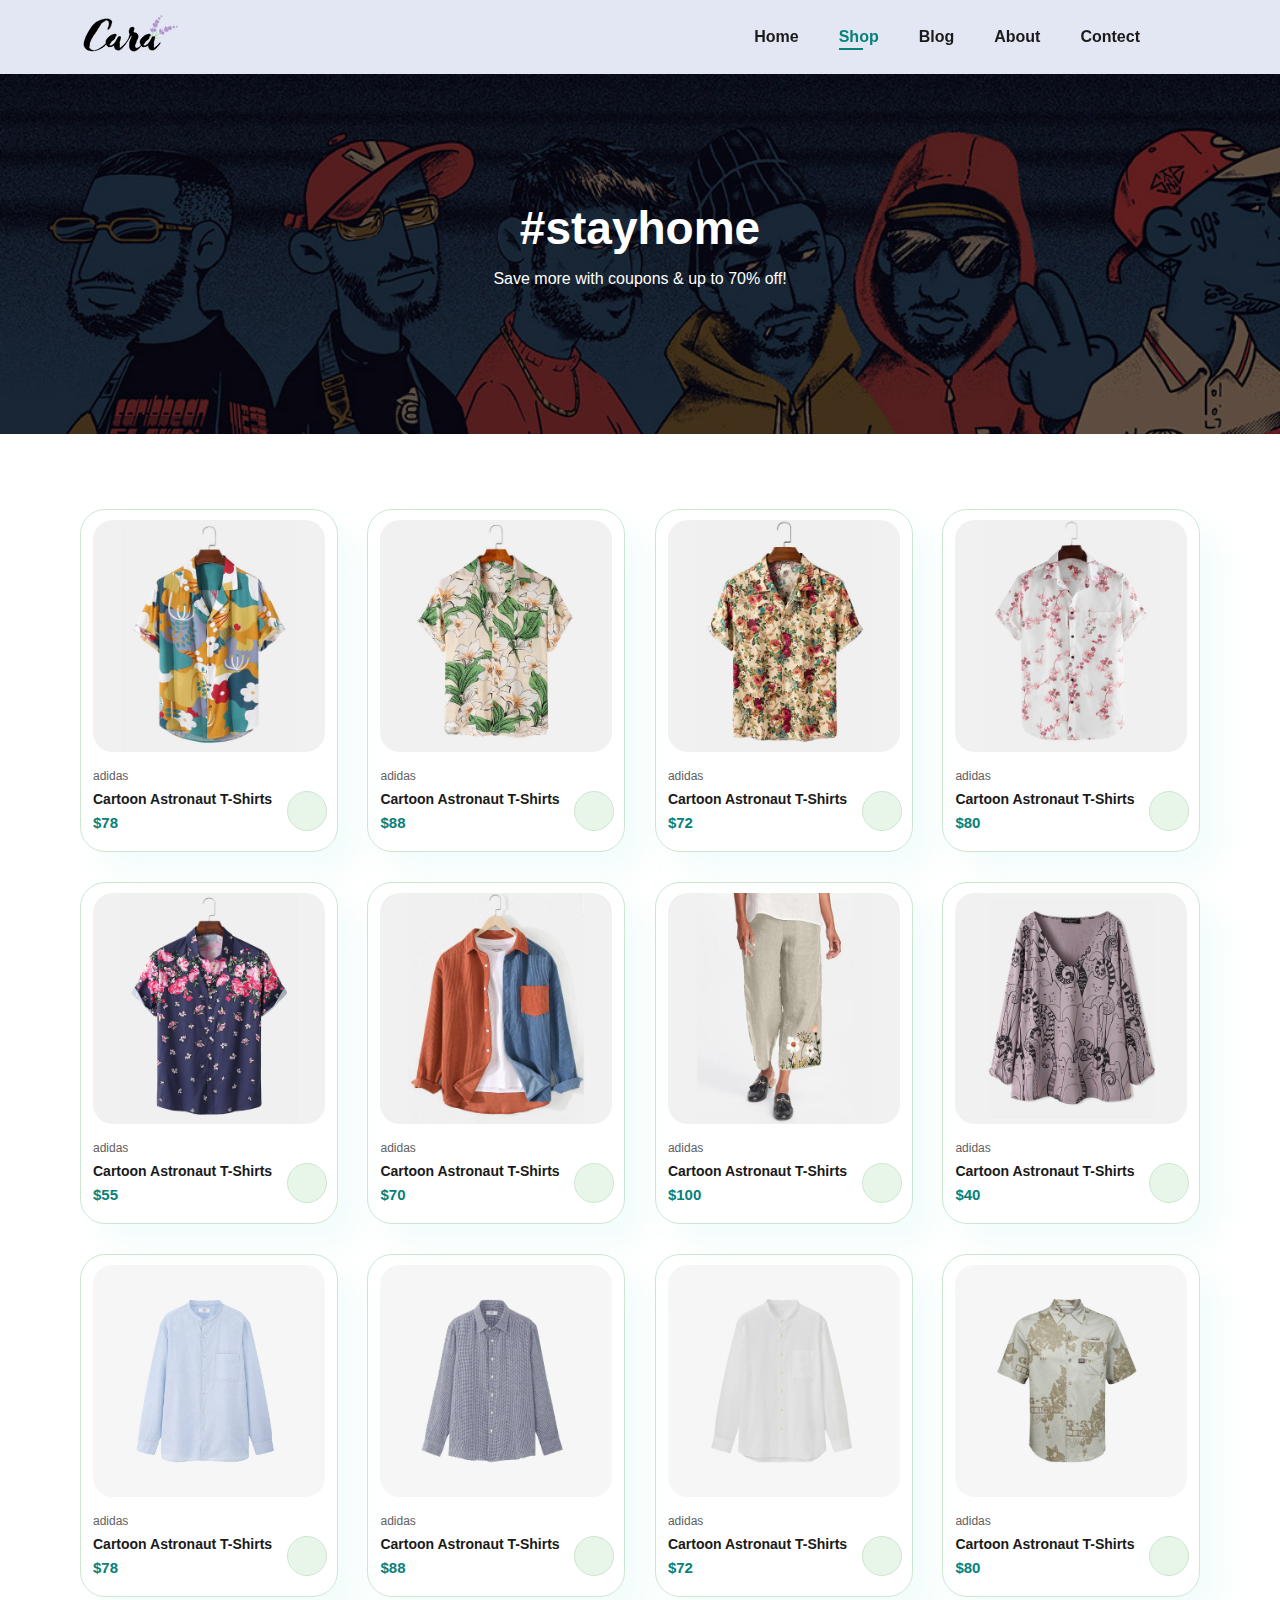
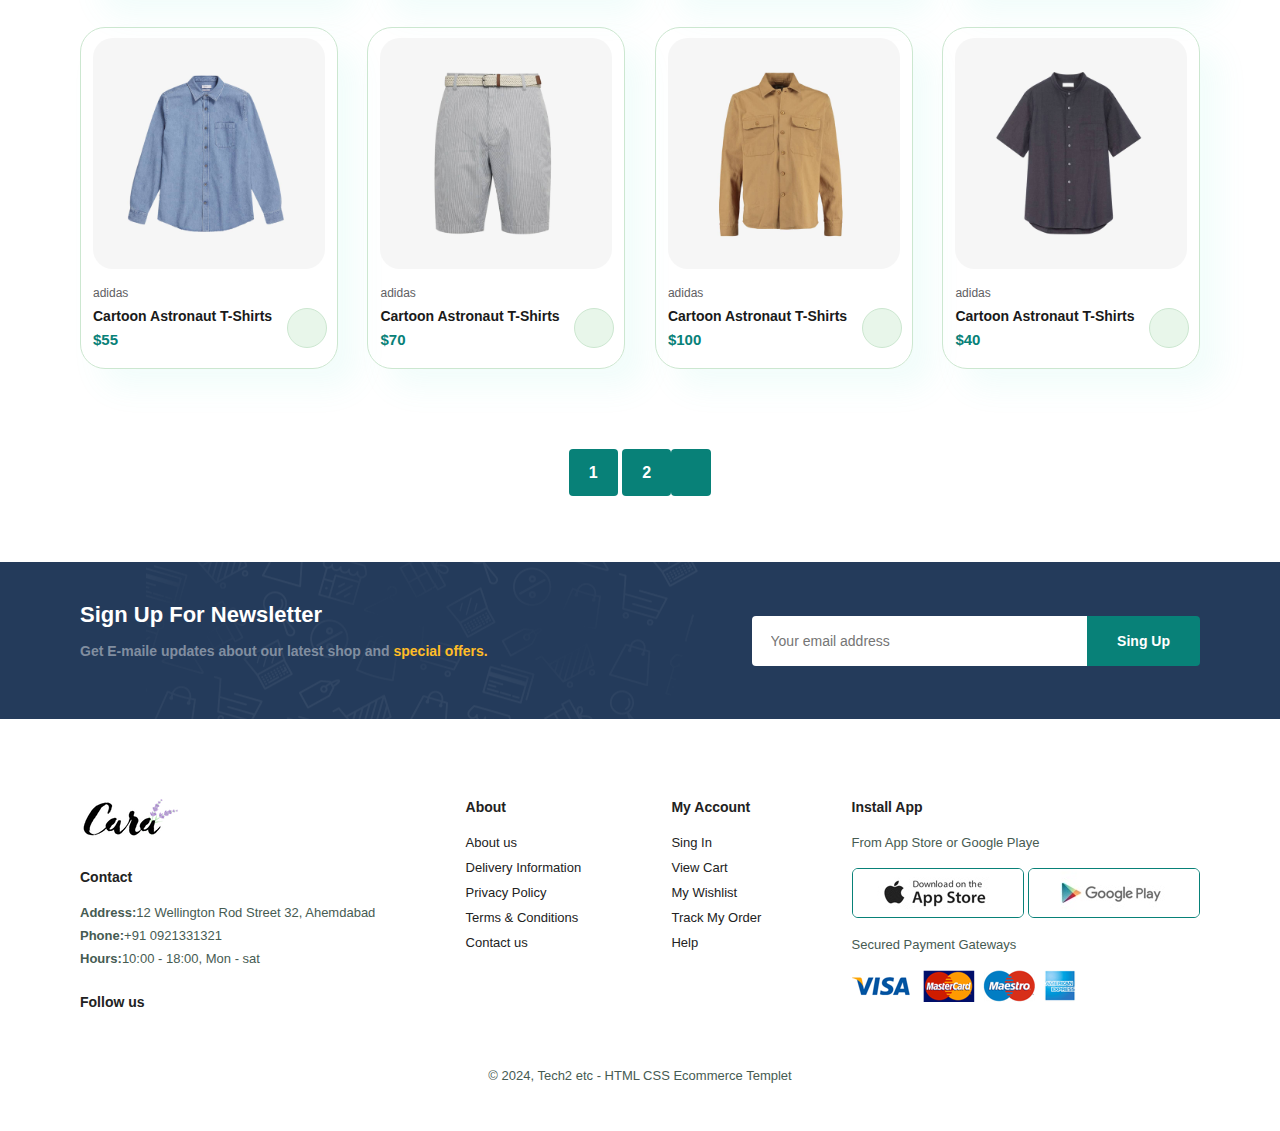
<file: shop.html>
<!DOCTYPE html>
<html lang="en">
  <head>
    <meta charset="UTF-8" />
    <meta name="viewport" content="width=device-width, initial-scale=1.0" />
    <title>Document</title>
    <link rel="stylesheet" href="./style.css" />
    <link
      rel="stylesheet"
      href="https://cdnjs.cloudflare.com/ajax/libs/font-awesome/6.5.2/css/all.min.css"
      integrity="sha512-SnH5WK+bZxgPHs44uWIX+LLJAJ9/2PkPKZ5QiAj6Ta86w+fsb2TkcmfRyVX3pBnMFcV7oQPJkl9QevSCWr3W6A=="
      crossorigin="anonymous"
      referrerpolicy="no-referrer"
    />
  </head>
  <body>
    <section id="header">
      <a href="#"><img src="img/logo.png" class="logo" alt="" /></a>
      <div>
        <ul id="navbar">
          <a href="#" id="close"><i class="fa-regular fa-circle-xmark"></i></a>
          <li><a href="index.html">Home</a></li>
          <li><a class="active" href="shop.html">Shop</a></li>
          <li><a href="blog.html">Blog</a></li>
          <li><a href="about.html">About</a></li>
          <li><a href="contect.html">Contect</a></li>
          <li id="lg-bag">
            <a href="cart.html"><i class="fa-solid fa-bag-shopping"></i></a>
          </li>
        </ul>
      </div>
      <div id="mobile">
        <a href="cart.html"></a><i class="fa-solid fa-bag-shopping"></i>
        <i id="bar" class="fas fa-outdent"></i>
      </div>
    </section>

    <section id="pege-header">
      <h2>#stayhome</h2>
      <p>Save more with coupons & up to 70% off!</p>
    </section>

    <section id="product1" class="section-p1">
      <div class="pro-container">
        <div class="pro" onclick="window.location.href='product.html'">
          <img src="img/products/f1.jpg" alt="" />
          <div class="des">
            <span>adidas</span>
            <h5>Cartoon Astronaut T-Shirts</h5>
            <div class="star">
              <i class="fas fa-star"></i>
              <i class="fas fa-star"></i>
              <i class="fas fa-star"></i>
              <i class="fa-regular fa-star"></i>
              <i class="fa-regular fa-star"></i>
            </div>
            <h4>$78</h4>
          </div>
          <a href=""><i class="fa-solid fa-cart-shopping cart"></i></a>
          <!-- <a href=""><i class="fa-solid fa-cart-shopping" id="cart"></i></a> -->
        </div>

        <div class="pro">
          <img src="img/products/f2.jpg" alt="" />
          <div class="des">
            <span>adidas</span>
            <h5>Cartoon Astronaut T-Shirts</h5>
            <div class="star">
              <i class="fas fa-star"></i>
              <i class="fas fa-star"></i>
              <i class="fas fa-star"></i>
              <i class="fas fa-star"></i>
              <i class="fas fa-star"></i>
            </div>
            <h4>$88</h4>
          </div>
          <a href=""><i class="fa-solid fa-cart-shopping cart"></i></a>
          <!-- <a href="#"><i class="fa-solid fa-cart-shopping cart"></i></a> -->
        </div>

        <div class="pro">
          <img src="img/products/f3.jpg" alt="" />
          <div class="des">
            <span>adidas</span>
            <h5>Cartoon Astronaut T-Shirts</h5>
            <div class="star">
              <i class="fas fa-star"></i>
              <i class="fas fa-star"></i>
              <i class="fas fa-star"></i>
              <i class="fas fa-star"></i>
              <i class="fas fa-star"></i>
            </div>
            <h4>$72</h4>
          </div>
          <a href=""><i class="fa-solid fa-cart-shopping cart"></i></a>
          <!-- <a href="#"><i class="fa-solid fa-cart-shopping cart"></i></a> -->
        </div>

        <div class="pro">
          <img src="img/products/f4.jpg" alt="" />
          <div class="des">
            <span>adidas</span>
            <h5>Cartoon Astronaut T-Shirts</h5>
            <div class="star">
              <i class="fas fa-star"></i>
              <i class="fas fa-star"></i>
              <i class="fas fa-star"></i>
              <i class="fa-regular fa-star"></i>
              <i class="fa-regular fa-star"></i>
            </div>
            <h4>$80</h4>
          </div>
          <a href=""><i class="fa-solid fa-cart-shopping cart"></i></a>
          <!-- <a href="#"><i class="fa-solid fa-cart-shopping cart"></i></a> -->
        </div>

        <div class="pro">
          <img src="img/products/f5.jpg" alt="" />
          <div class="des">
            <span>adidas</span>
            <h5>Cartoon Astronaut T-Shirts</h5>
            <div class="star">
              <i class="fas fa-star"></i>
              <i class="fas fa-star"></i>
              <i class="fas fa-star"></i>
              <i class="fas fa-star"></i>
              <i class="fa-regular fa-star"></i>
            </div>
            <h4>$55</h4>
          </div>
          <a href=""><i class="fa-solid fa-cart-shopping cart"></i></a>
          <!-- <a href="#"><i class="fa-solid fa-cart-shopping cart"></i></a> -->
        </div>

        <div class="pro">
          <img src="img/products/f6.jpg" alt="" />
          <div class="des">
            <span>adidas</span>
            <h5>Cartoon Astronaut T-Shirts</h5>
            <div class="star">
              <i class="fas fa-star"></i>
              <i class="fas fa-star"></i>
              <i class="fas fa-star"></i>
              <i class="fas fa-star"></i>
              <i class="fa-regular fa-star-half-stroke"></i>
            </div>
            <h4>$70</h4>
          </div>
          <a href=""><i class="fa-solid fa-cart-shopping cart"></i></a>
          <!-- <a href="#"><i class="fa-solid fa-cart-shopping cart"></i></a> -->
        </div>

        <div class="pro">
          <img src="img/products/f7.jpg" alt="" />
          <div class="des">
            <span>adidas</span>
            <h5>Cartoon Astronaut T-Shirts</h5>
            <div class="star">
              <i class="fas fa-star"></i>
              <i class="fas fa-star"></i>
              <i class="fas fa-star"></i>
              <i class="fa-regular fa-star-half-stroke"></i>
              <i class="fa-regular fa-star"></i>
            </div>
            <h4>$100</h4>
          </div>
          <a href=""><i class="fa-solid fa-cart-shopping cart"></i></a>
          <!-- <a href="#"><i class="fa-solid fa-cart-shopping cart"></i></a> -->
        </div>

        <div class="pro">
          <img src="img/products/f8.jpg" alt="" />
          <div class="des">
            <span>adidas</span>
            <h5>Cartoon Astronaut T-Shirts</h5>
            <div class="star">
              <i class="fas fa-star"></i>
              <i class="fas fa-star"></i>
              <i class="fas fa-star"></i>
              <i class="fas fa-star"></i>
              <i class="fas fa-star"></i>
            </div>
            <h4>$40</h4>
          </div>
          <a href=""><i class="fa-solid fa-cart-shopping cart"></i></a>
          <!-- <a href="#"><i class="fa-solid fa-cart-shopping cart"></i></a> -->
        </div>
    
        <div class="pro">
          <img src="img/products/n1.jpg" alt="" />
          <div class="des">
            <span>adidas</span>
            <h5>Cartoon Astronaut T-Shirts</h5>
            <div class="star">
              <i class="fas fa-star"></i>
              <i class="fas fa-star"></i>
              <i class="fas fa-star"></i>
              <i class="fa-regular fa-star"></i>
              <i class="fa-regular fa-star"></i>
            </div>
            <h4>$78</h4>
          </div>
          <a href=""><i class="fa-solid fa-cart-shopping cart"></i></a>
          <!-- <a href=""><i class="fa-solid fa-cart-shopping" id="cart"></i></a> -->
        </div>

        <div class="pro">
          <img src="img/products/n2.jpg" alt="" />
          <div class="des">
            <span>adidas</span>
            <h5>Cartoon Astronaut T-Shirts</h5>
            <div class="star">
              <i class="fas fa-star"></i>
              <i class="fas fa-star"></i>
              <i class="fas fa-star"></i>
              <i class="fas fa-star"></i>
              <i class="fas fa-star"></i>
            </div>
            <h4>$88</h4>
          </div>
          <a href=""><i class="fa-solid fa-cart-shopping cart"></i></a>
          <!-- <a href="#"><i class="fa-solid fa-cart-shopping cart"></i></a> -->
        </div>

        <div class="pro">
          <img src="img/products/n3.jpg" alt="" />
          <div class="des">
            <span>adidas</span>
            <h5>Cartoon Astronaut T-Shirts</h5>
            <div class="star">
              <i class="fas fa-star"></i>
              <i class="fas fa-star"></i>
              <i class="fas fa-star"></i>
              <i class="fas fa-star"></i>
              <i class="fas fa-star"></i>
            </div>
            <h4>$72</h4>
          </div>
          <a href=""><i class="fa-solid fa-cart-shopping cart"></i></a>
          <!-- <a href="#"><i class="fa-solid fa-cart-shopping cart"></i></a> -->
        </div>

        <div class="pro">
          <img src="img/products/n4.jpg" alt="" />
          <div class="des">
            <span>adidas</span>
            <h5>Cartoon Astronaut T-Shirts</h5>
            <div class="star">
              <i class="fas fa-star"></i>
              <i class="fas fa-star"></i>
              <i class="fas fa-star"></i>
              <i class="fa-regular fa-star"></i>
              <i class="fa-regular fa-star"></i>
            </div>
            <h4>$80</h4>
          </div>
          <a href=""><i class="fa-solid fa-cart-shopping cart"></i></a>
          <!-- <a href="#"><i class="fa-solid fa-cart-shopping cart"></i></a> -->
        </div>

        <div class="pro">
          <img src="img/products/n5.jpg" alt="" />
          <div class="des">
            <span>adidas</span>
            <h5>Cartoon Astronaut T-Shirts</h5>
            <div class="star">
              <i class="fas fa-star"></i>
              <i class="fas fa-star"></i>
              <i class="fas fa-star"></i>
              <i class="fas fa-star"></i>
              <i class="fa-regular fa-star"></i>
            </div>
            <h4>$55</h4>
          </div>
          <a href=""><i class="fa-solid fa-cart-shopping cart"></i></a>
          <!-- <a href="#"><i class="fa-solid fa-cart-shopping cart"></i></a> -->
        </div>

        <div class="pro">
          <img src="img/products/n6.jpg" alt="" />
          <div class="des">
            <span>adidas</span>
            <h5>Cartoon Astronaut T-Shirts</h5>
            <div class="star">
              <i class="fas fa-star"></i>
              <i class="fas fa-star"></i>
              <i class="fas fa-star"></i>
              <i class="fas fa-star"></i>
              <i class="fa-regular fa-star-half-stroke"></i>
            </div>
            <h4>$70</h4>
          </div>
          <a href=""><i class="fa-solid fa-cart-shopping cart"></i></a>
          <!-- <a href="#"><i class="fa-solid fa-cart-shopping cart"></i></a> -->
        </div>

        <div class="pro">
          <img src="img/products/n7.jpg" alt="" />
          <div class="des">
            <span>adidas</span>
            <h5>Cartoon Astronaut T-Shirts</h5>
            <div class="star">
              <i class="fas fa-star"></i>
              <i class="fas fa-star"></i>
              <i class="fas fa-star"></i>
              <i class="fa-regular fa-star-half-stroke"></i>
              <i class="fa-regular fa-star"></i>
            </div>
            <h4>$100</h4>
          </div>
          <a href=""><i class="fa-solid fa-cart-shopping cart"></i></a>
          <!-- <a href="#"><i class="fa-solid fa-cart-shopping cart"></i></a> -->
        </div>

        <div class="pro">
          <img src="img/products/n8.jpg" alt="" />
          <div class="des">
            <span>adidas</span>
            <h5>Cartoon Astronaut T-Shirts</h5>
            <div class="star">
              <i class="fas fa-star"></i>
              <i class="fas fa-star"></i>
              <i class="fas fa-star"></i>
              <i class="fas fa-star"></i>
              <i class="fas fa-star"></i>
            </div>
            <h4>$40</h4>
          </div>
          <a href=""><i class="fa-solid fa-cart-shopping cart"></i></a>
          <!-- <a href="#"><i class="fa-solid fa-cart-shopping cart"></i></a> -->
        </div>
      </div>
    </section>

    <section id="pagination" class="section-p1">
        <a href="#">1</a>
        <a href="#">2</a>
        <a href="#"><i class="fa-solid fa-arrow-right"></i></a>
    </section>

    <section id="newsletter" class="section-p1 section-m1">
      <div class="newstext">
        <h4>Sign Up For Newsletter</h4>
        <p>
          Get E-maile updates about our latest shop and
          <span>special offers.</span>
        </p>
      </div>
      <div class="form">
        <input type="text" placeholder="Your email address" />
        <button class="normal">Sing Up</button>
      </div>
    </section>

    <footer class="section-p1">
      <div class="col">
        <img class="logo" src="img/logo.png" alt="" />
        <h4>Contact</h4>
        <p><strong>Address:</strong>12 Wellington Rod Street 32, Ahemdabad</p>
        <p><strong>Phone:</strong>+91 0921331321</p>
        <p><strong>Hours:</strong>10:00 - 18:00, Mon - sat</p>
        <div class="follow">
          <h4>Follow us</h4>
          <div class="icon">
            <i class="fab fa-facebook-f"></i>
            <i class="fab fa-twitter"></i>
            <i class="fab fa-instagram"></i>
            <i class="fab fa-pinterest"></i>
            <i class="fab fa-youtube"></i>
          </div>
        </div>
      </div>

      <div class="col">
        <h4>About</h4>
        <a href="#">About us</a>
        <a href="#">Delivery Information</a>
        <a href="#">Privacy Policy</a>
        <a href="#">Terms & Conditions</a>
        <a href="#">Contact us</a>
      </div>

      <div class="col">
        <h4>My Account</h4>
        <a href="#">Sing In</a>
        <a href="#">View Cart</a>
        <a href="#">My Wishlist</a>
        <a href="#">Track My Order</a>
        <a href="#">Help</a>
      </div>

      <div class="col install">
        <h4>Install App</h4>
        <p>From App Store or Google Playe</p>
        <div class="row">
          <img src="img/pay/app.jpg" alt="" />
          <img src="img/pay/play.jpg" alt="" />
        </div>
        <p>Secured Payment Gateways</p>
        <img src="img/pay//pay.png" alt="" />
      </div>

      <div class="copyright">
        <p>© 2024, Tech2 etc - HTML CSS Ecommerce Templet</p>
      </div>
    </footer>

    <script src="./app.js"></script>
  </body>
</html>
</file>
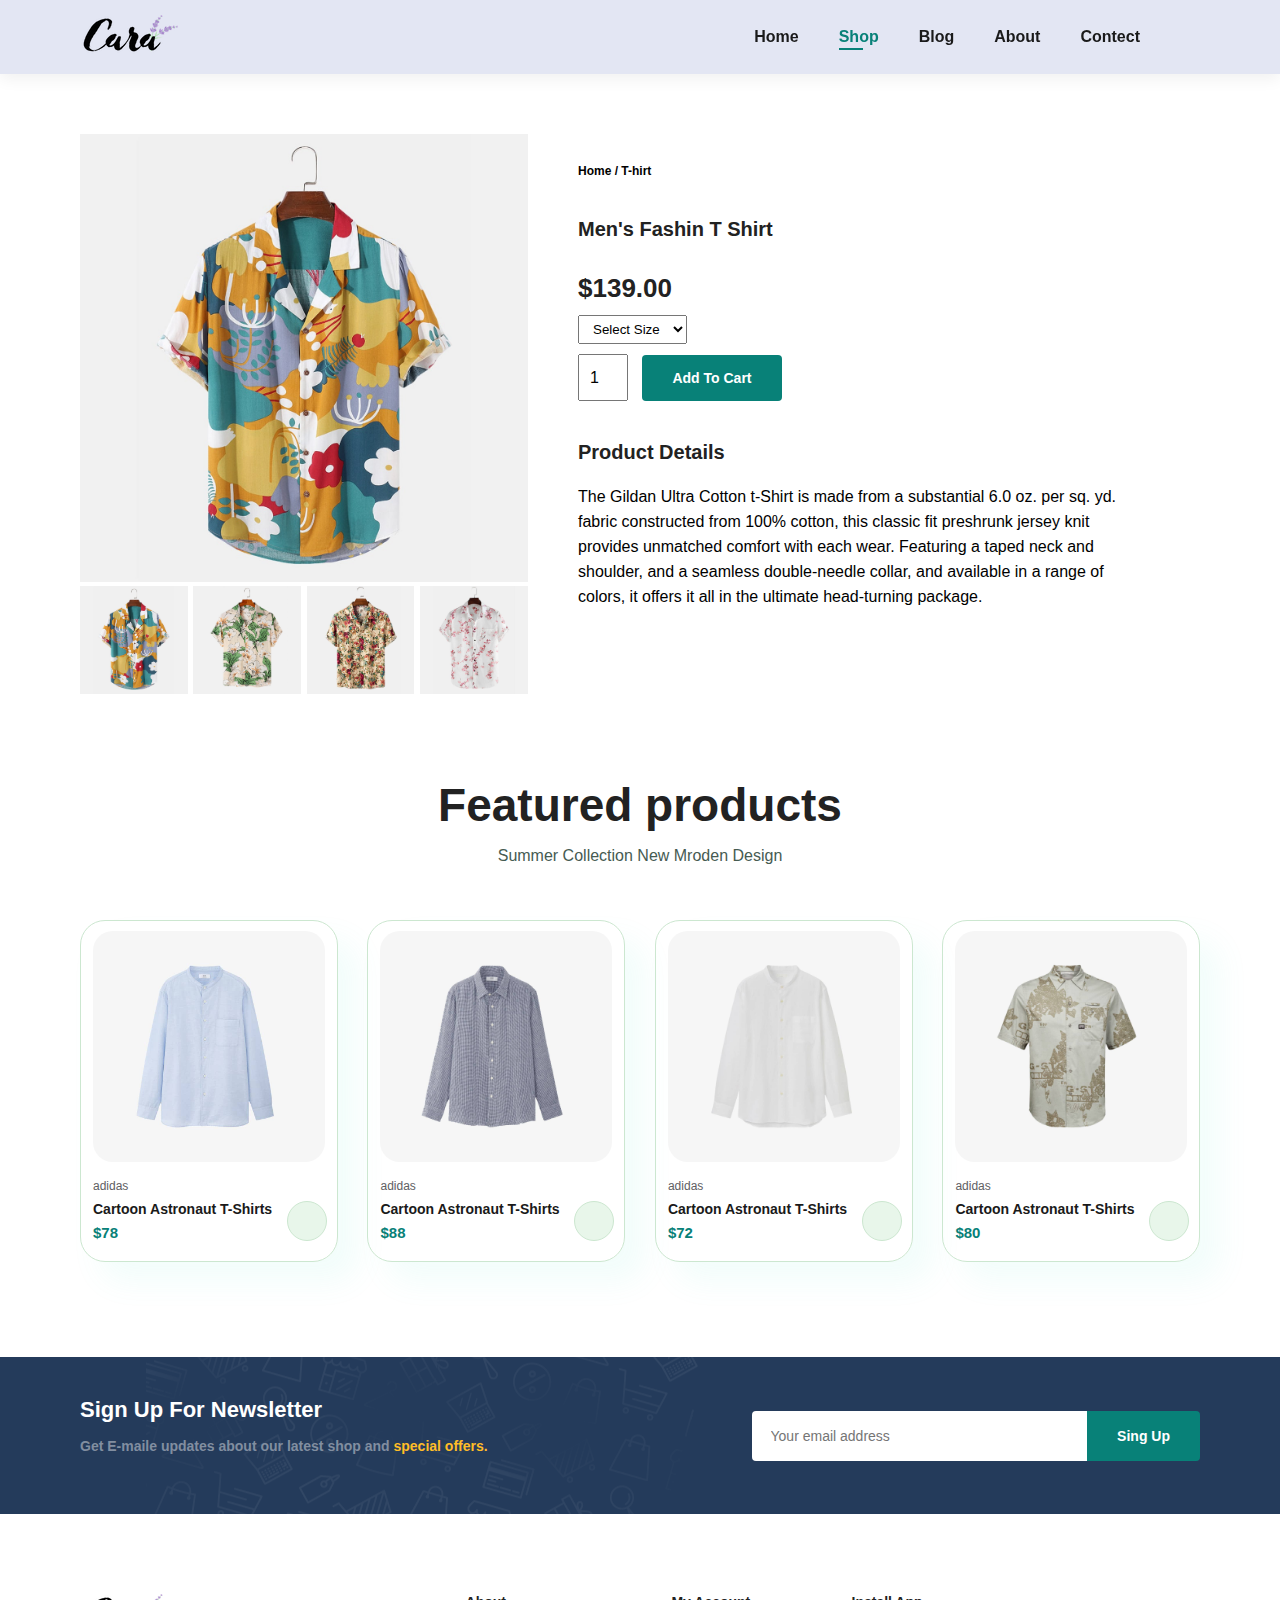
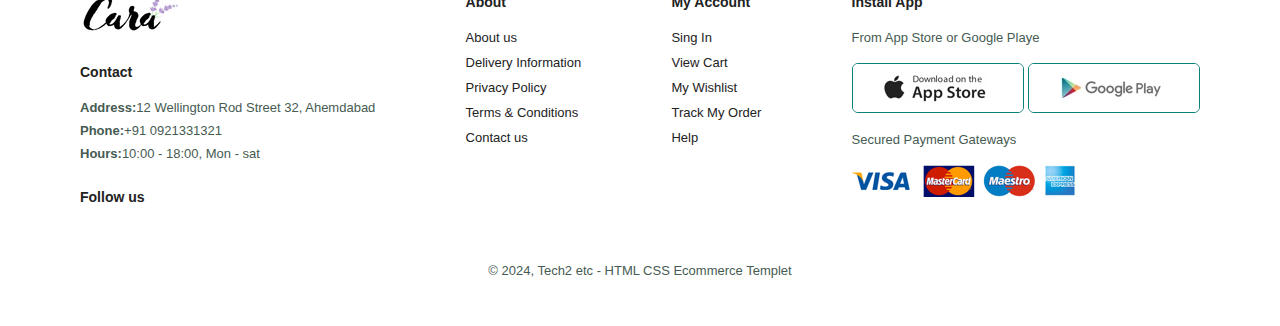
<file: sproduct.html>
<!DOCTYPE html>
<html lang="en">
  <head>
    <meta charset="UTF-8" />
    <meta name="viewport" content="width=device-width, initial-scale=1.0" />
    <title>Document</title>
    <link rel="stylesheet" href="./style.css" />
    <link
      rel="stylesheet"
      href="https://cdnjs.cloudflare.com/ajax/libs/font-awesome/6.5.2/css/all.min.css"
      integrity="sha512-SnH5WK+bZxgPHs44uWIX+LLJAJ9/2PkPKZ5QiAj6Ta86w+fsb2TkcmfRyVX3pBnMFcV7oQPJkl9QevSCWr3W6A=="
      crossorigin="anonymous"
      referrerpolicy="no-referrer"
    />
  </head>
  <body>
    <section id="header">
      <a href="#"><img src="img/logo.png" class="logo" alt="" /></a>
      <div>
        <ul id="navbar">
          <a href="#" id="close"><i class="fa-regular fa-circle-xmark"></i></a>
          <li><a href="index.html">Home</a></li>
          <li><a class="active" href="shop.html">Shop</a></li>
          <li><a href="blog.html">Blog</a></li>
          <li><a href="about.html">About</a></li>
          <li><a href="contect.html">Contect</a></li>
          <li id="lg-bag">
            <a href="cart.html"><i class="fa-solid fa-bag-shopping"></i></a>
          </li>
        </ul>
      </div>
      <div id="mobile">
        <a href="cart.html"></a><i class="fa-solid fa-bag-shopping"></i>
        <i id="bar" class="fas fa-outdent"></i>
      </div>
    </section>

    <section id="prodetails" class="section-p1">
      <div class="single-pro-img">
        <img src="img/products/f1.jpg" width="100%" id="MainImg" alt="" />

        <div class="saall-img-group">
          <div class="saall-img-col">
            <img
              src="img/products/f1.jpg"
              width="100%"
              class="small-img"
              alt=""
            />
          </div>

          <div class="saall-img-col">
            <img
              src="img/products/f2.jpg"
              width="100%"
              class="small-img"
              alt=""
            />
          </div>

          <div class="saall-img-col">
            <img
              src="img/products/f3.jpg"
              width="100%"
              class="small-img"
              alt=""
            />
          </div>

          <div class="saall-img-col">
            <img
              src="img/products/f4.jpg"
              width="100%"
              class="small-img"
              alt=""
            />
          </div>
        </div>
      </div>
      <div class="single-pro-detaile">
        <h6>Home / T-hirt</h6>
        <h4>Men's Fashin T Shirt</h4>
        <h2>$139.00</h2>
        <select>
          <option>Select Size</option>
          <option>Xl</option>
          <option>XXL</option>
          <option>Small</option>
          <option>Large</option>
        </select>
        <input type="number" value="1" />
        <button class="normal">Add To Cart</button>
        <h4>Product Details</h4>
        <span
          >The Gildan Ultra Cotton t-Shirt is made from a substantial 6.0 oz.
          per sq. yd. fabric constructed from 100% cotton, this classic fit
          preshrunk jersey knit provides unmatched comfort with each wear.
          Featuring a taped neck and shoulder, and a seamless double-needle
          collar, and available in a range of colors, it offers it all in the
          ultimate head-turning package.
        </span>
      </div>
    </section>

    <section id="product1" class="section-p1">
        <h2>Featured products</h2>
        <p>Summer Collection New Mroden Design</p>
        <div class="pro-container">
          <div class="pro">
            <img src="img/products/n1.jpg" alt="" />
            <div class="des">
              <span>adidas</span>
              <h5>Cartoon Astronaut T-Shirts</h5>
              <div class="star">
                <i class="fas fa-star"></i>
                <i class="fas fa-star"></i>
                <i class="fas fa-star"></i>
                <i class="fa-regular fa-star"></i>
                <i class="fa-regular fa-star"></i>
              </div>
              <h4>$78</h4>
            </div>
            <a href=""><i class="fa-solid fa-cart-shopping cart"></i></a>
            <!-- <a href=""><i class="fa-solid fa-cart-shopping" id="cart"></i></a> -->
          </div>
  
          <div class="pro">
            <img src="img/products/n2.jpg" alt="" />
            <div class="des">
              <span>adidas</span>
              <h5>Cartoon Astronaut T-Shirts</h5>
              <div class="star">
                <i class="fas fa-star"></i>
                <i class="fas fa-star"></i>
                <i class="fas fa-star"></i>
                <i class="fas fa-star"></i>
                <i class="fas fa-star"></i>
              </div>
              <h4>$88</h4>
            </div>
            <a href=""><i class="fa-solid fa-cart-shopping cart"></i></a>
            <!-- <a href="#"><i class="fa-solid fa-cart-shopping cart"></i></a> -->
          </div>
  
          <div class="pro">
            <img src="img/products/n3.jpg" alt="" />
            <div class="des">
              <span>adidas</span>
              <h5>Cartoon Astronaut T-Shirts</h5>
              <div class="star">
                <i class="fas fa-star"></i>
                <i class="fas fa-star"></i>
                <i class="fas fa-star"></i>
                <i class="fas fa-star"></i>
                <i class="fas fa-star"></i>
              </div>
              <h4>$72</h4>
            </div>
            <a href=""><i class="fa-solid fa-cart-shopping cart"></i></a>
            <!-- <a href="#"><i class="fa-solid fa-cart-shopping cart"></i></a> -->
          </div>
  
          <div class="pro">
            <img src="img/products/n4.jpg" alt="" />
            <div class="des">
              <span>adidas</span>
              <h5>Cartoon Astronaut T-Shirts</h5>
              <div class="star">
                <i class="fas fa-star"></i>
                <i class="fas fa-star"></i>
                <i class="fas fa-star"></i>
                <i class="fa-regular fa-star"></i>
                <i class="fa-regular fa-star"></i>
              </div>
              <h4>$80</h4>
            </div>
            <a href=""><i class="fa-solid fa-cart-shopping cart"></i></a>
            <!-- <a href="#"><i class="fa-solid fa-cart-shopping cart"></i></a> -->
          </div> 
        </div>
      </section>

    <section id="newsletter" class="section-p1 section-m1">
      <div class="newstext">
        <h4>Sign Up For Newsletter</h4>
        <p>
          Get E-maile updates about our latest shop and
          <span>special offers.</span>
        </p>
      </div>
      <div class="form">
        <input type="text" placeholder="Your email address" />
        <button class="normal">Sing Up</button>
      </div>
    </section>

    <footer class="section-p1">
      <div class="col">
        <img class="logo" src="img/logo.png" alt="" />
        <h4>Contact</h4>
        <p><strong>Address:</strong>12 Wellington Rod Street 32, Ahemdabad</p>
        <p><strong>Phone:</strong>+91 0921331321</p>
        <p><strong>Hours:</strong>10:00 - 18:00, Mon - sat</p>
        <div class="follow">
          <h4>Follow us</h4>
          <div class="icon">
            <i class="fab fa-facebook-f"></i>
            <i class="fab fa-twitter"></i>
            <i class="fab fa-instagram"></i>
            <i class="fab fa-pinterest"></i>
            <i class="fab fa-youtube"></i>
          </div>
        </div>
      </div>

      <div class="col">
        <h4>About</h4>
        <a href="#">About us</a>
        <a href="#">Delivery Information</a>
        <a href="#">Privacy Policy</a>
        <a href="#">Terms & Conditions</a>
        <a href="#">Contact us</a>
      </div>

      <div class="col">
        <h4>My Account</h4>
        <a href="#">Sing In</a>
        <a href="#">View Cart</a>
        <a href="#">My Wishlist</a>
        <a href="#">Track My Order</a>
        <a href="#">Help</a>
      </div>

      <div class="col install">
        <h4>Install App</h4>
        <p>From App Store or Google Playe</p>
        <div class="row">
          <img src="img/pay/app.jpg" alt="" />
          <img src="img/pay/play.jpg" alt="" />
        </div>
        <p>Secured Payment Gateways</p>
        <img src="img/pay//pay.png" alt="" />
      </div>

      <div class="copyright">
        <p>© 2024, Tech2 etc - HTML CSS Ecommerce Templet</p>
      </div>
    </footer>

    <script>
        var MainImg = document.getElementById("MainImg");
        var smallimg = document.getElementsByClassName("small-img");

        smallimg[0].onclick = function(){
            MainImg.src = smallimg[0].src;
        }

        smallimg[1].onclick = function(){
            MainImg.src = smallimg[1].src;
        }

        smallimg[2].onclick = function(){
            MainImg.src = smallimg[2].src;
        }

        smallimg[3].onclick = function(){
            MainImg.src = smallimg[3].src;
        }
    </script>

    <script src="./app.js"></script>
  </body>
</html>
</file>
<file: style.css>
@import url("https://fonts.googleapis.com/css2?family=League+Spartan:wght@100..900&display=swap");
* {
  margin: 0;
  padding: 0;
  box-sizing: border-box;
  font-family: "Spartan", sans-serif;
}

h1 {
  font-size: 50px;
  line-height: 64px;
  color: #222;
}

h2 {
  font-size: 46px;
  line-height: 54px;
  color: #222;
}

h4 {
  font-size: 20px;
  color: #222;
}

h6 {
  font-weight: 700;
  font-size: 12px;
}

p {
  font-size: 16px;
  color: #465b52;
  margin: 15px 0 20px 0;
}

.section-p1 {
  padding: 40px 80px;
}

.section-m1 {
  margin: 40px 0px;
}

button.normal {
  font-size: 14px;
  font-weight: 600;
  padding: 15px 30px;
  color: #000;
  background-color: #fff;
  border-radius: 4px;
  cursor: pointer;
  border: none;
  outline: none;
  transition: 0.2s;
}

button.white {
  font-size: 13px;
  font-weight: 600;
  padding: 11px 18px;
  color: #fff;
  background-color: transparent;
  /* border-radius: 4px; */
  cursor: pointer;
  border: 1px solid #fff;
  outline: none;
  transition: 0.2s;
}

body {
  width: 100%;
}

/* Header start */

#header {
  display: flex;
  align-items: center;
  justify-content: space-between;
  padding: 15px 80px;
  background: #e3e6f3;
  box-shadow: 0px 5px 15px rgba(0, 0, 0, 0.06);
  z-index: 999;
  position: sticky;
  top: 0;
  left: 0;
  /* opacity: 0.5; */
}

#navbar {
  display: flex;
  align-items: center;
  justify-content: center;
}

#navbar li {
  list-style: none;
  padding: 0 20px;
  position: relative;
}

#navbar li a {
  text-decoration: none;
  font-size: 16px;
  font-weight: 600;
  color: #1a1a1a;
  transform: 1s ease;
}
#navbar li a:hover,
#navbar li a.active {
  color: #088178;
}

#navbar li a.active::after,
#navbar li a:hover::after {
  content: "";
  width: 30%;
  height: 2px;
  background: #088178;
  position: absolute;
  bottom: -4px;
  left: 20px;
}

#mobile {
  display: none;
  align-items: center;
}

#close {
  display: none;
}
/* Home page */

#hero {
  background-image: url("img/hero4.png");
  height: 90vh;
  width: 100%;
  background-size: cover;
  background-position: top 25% right 0;
  padding: 0 80px;
  display: flex;
  flex-direction: column;
  align-items: flex-start;
  justify-content: center;
}

#hero h4 {
  padding-bottom: 15px;
}

#hero h1 {
  color: #088178;
}

#hero button {
  background-image: url("img/button.png");
  background-color: #e3e6f3;
  color: #088178;
  border: 0;
  padding: 14px 80px 14px 65px;
  background-repeat: no-repeat;
  cursor: pointer;
  font-weight: 700;
  font-size: 15px;
}
#feature {
  display: flex;
  flex-wrap: wrap;
  align-items: center;
  justify-content: space-between;
}

#feature .fe-box {
  width: 160px;
  text-align: center;
  padding: 25px 15px;
  box-shadow: 20px 20px 34px rgba(0, 0, 0, 0.03);
  border: 1px solid #cce7d0;
  border-radius: 4px;
  margin: 15px 5px;
}
#feature .fe-box:hover {
  box-shadow: 10px 10px 54px rgba(70, 62, 221, 0.01);
}
#feature .fe-box img {
  width: 100%;
  margin-bottom: 10px;
}

#feature .fe-box h6 {
  display: inline-block;
  padding: 9px 8px 6px 8px;
  line-height: 1;
  border-radius: 4px;
  color: #088178;
  background-color: #fddde4;
}
#feature .fe-box:nth-child(2) h6 {
  background-color: #d1e8f2;
}

#feature .fe-box:nth-child(3) h6 {
  background-color: #cdd4f8;
}

#feature .fe-box:nth-child(4) h6 {
  background-color: #f6dbf6;
}

#feature .fe-box:nth-child(5) h6 {
  background-color: #fff2e5;
}

#feature .fe-box:nth-child(6) h6 {
  background-color: #cdebbc;
}

#product1 .pro-container {
  display: flex;
  justify-content: space-between;
  flex-wrap: wrap;
  padding-top: 20px;
}

#product1 {
  text-align: center;
}

#product1 .pro {
  width: 23%;
  min-width: 250px;
  padding: 10px 12px;
  border: 1px solid #cce7d0;
  border-radius: 25px;
  cursor: pointer;
  box-shadow: 20px 20px 30px rgba(84, 235, 210, 0.08);
  margin: 15px 0;
  transition: 1s;
  position: relative;
}

#product1 .pro:hover {
  box-shadow: 1px 1px 20px rgba(238, 7, 7, 0.1);
}

#product1 .pro img {
  width: 100%;
  border-radius: 20px;
}

#product1 .pro .des {
  text-align: start;
  padding: 10px 0;
}

#product1 .pro .des span {
  color: #606063;
  font-size: 12px;
}

#product1 .pro .des h5 {
  padding-top: 7px;
  color: #1a1a1a;
  font-size: 14px;
}

#product1 .pro .des i {
  font-size: 12px;
  color: rgb(243, 181, 25);
}

#product1 .pro .des h4 {
  padding-top: 7px;
  font-size: 15px;
  font-weight: 700;
  color: #088178;
}

#product1 .pro .cart {
  width: 40px;
  height: 40px;
  line-height: 40px;
  border-radius: 50px;
  background-color: #e8f6ea;
  font-size: 15px;
  color: #088178;
  border: 1px solid #cce7d0;
  position: absolute;
  bottom: 20px;
  right: 10px;
}

#benner {
  display: flex;
  flex-direction: column;
  justify-content: center;
  align-items: center;
  text-align: center;
  background-image: url("img/banner/b2.jpg");
  width: 100%;
  height: 40vh;
  background-size: cover;
  background-position: center;
}

#benner h4 {
  color: #fff;
  font-size: 16px;
}

#benner h2 {
  color: #fff;
  font-size: 30px;
  padding: 10px 0;
}

#benner h2 span {
  color: #ef3636;
}

#benner button:hover {
  background-color: #088178;
  color: #fff;
}

#sm-banner {
  display: flex;
  justify-content: space-between;
  flex-wrap: wrap;
}

#sm-banner .banner-box {
  display: flex;
  flex-direction: column;
  justify-content: center;
  align-items: flex-start;
  background-image: url("img/banner/b17.jpg");
  min-width: 540px;
  height: 50vh;
  background-size: cover;
  background-position: center;
  padding: 30px;
}

#sm-banner h4 {
  color: #fff;
  font-size: 20px;
  font-weight: 300;
}

#sm-banner h2 {
  color: #fff;
  font-size: 28px;
  font-weight: 800;
}

#sm-banner span {
  color: #fff;
  font-size: 14px;
  font-weight: 500;
  padding-bottom: 15px;
}

#sm-banner .banner-box:hover button {
  background-color: #088178;
  border: #088178;
}

#sm-banner .banner-box2 {
  background-image: url("img/banner/b10.jpg");
}

#banner3 .banner-box {
  display: flex;
  flex-direction: column;
  justify-content: center;
  align-items: flex-start;
  background-image: url("img/banner/b7.jpg");
  min-width: 30%;
  height: 30vh;
  background-size: cover;
  background-position: center;
  padding: 20px;
  margin-bottom: 20px;
}

#banner3 h2 {
  color: #fff;
  font-weight: 900;
  font-size: 22px;
}

#banner3 h3 {
  color: #ff0202;
  font-weight: 800;
  font-size: 15px;
}

#banner3 {
  display: flex;
  justify-content: space-between;
  flex-wrap: wrap;
}

#banner3 .banner-box2 {
  background-image: url(img/banner/b4.jpg);
}

#banner3 .banner-box3 {
  background-image: url(img/banner/b18.jpg);
}

#newsletter {
  display: flex;
  justify-content: space-between;
  flex-wrap: wrap;
  align-items: center;
  background-image: url("img/banner/b14.png");
  background-repeat: no-repeat;
  background-position: 20% 30%;
  background-color: #243b5b;
}
#newsletter .form {
  display: flex;
  width: 40%;
}

#newsletter h4 {
  font-size: 22px;
  font-weight: 700;
  color: #fff;
}

#newsletter p {
  font-size: 14px;
  font-weight: 600;
  color: #818ea0;
}

#newsletter p span {
  color: #ffbd27;
}

#newsletter input {
  height: 3.125rem;
  padding: 0 1.25em;
  font-size: 14px;
  width: 100%;
  border: 1px solid transparent;
  border-radius: 4px;
  outline: none;
  border-top-right-radius: 0;
  border-bottom-right-radius: 0;
}

#newsletter button {
  background-color: #088178;
  color: #fff;
  white-space: nowrap;
  border-top-left-radius: 0;
  border-bottom-left-radius: 0;
}

footer {
  display: flex;
  flex-wrap: wrap;
  justify-content: space-between;
}

footer .col {
  display: flex;
  flex-direction: column;
  align-items: start;
  margin-bottom: 20px;
}

footer .logo {
  margin-bottom: 30px;
}

footer h4 {
  font-size: 14px;
  padding-bottom: 20px;
}

footer p {
  font-size: 13px;
  margin: 0 0 8px 0;
}

footer a {
  font-size: 13px;
  text-decoration: none;
  color: #222;
  margin-bottom: 10px;
}

footer .follow {
  margin-top: 20px;
}

footer .follow i {
  color: #465b52;
  padding-right: 4px;
  cursor: pointer;
}

footer .install .row img {
  border: 1px solid #088178;
  border-radius: 6px;
}

footer .install img {
  margin: 10px 0 15px 0;
}

footer .follow i:hover,
footer a:hover {
  color: #088178;
}

footer .copyright {
  width: 100%;
  text-align: center;
}

/* shop page */
#pege-header {
  background-image: url("img/banner/b1.jpg");
  height: 40vh;
  width: 100%;
  background-size: cover;
  display: flex;
  justify-content: center;
  align-items: center;
  flex-direction: column;
  padding: 14px;
}

#pege-header h2,
#pege-header p {
  color: #fff;
}
#pagination {
  text-align: center;
}

#pagination a {
  text-decoration: none;
  background-color: #088178;
  padding: 15px 20px;
  border-radius: 4px;
  color: #fff;
  font-weight: 600;
}

#pagination a i {
  font-size: 16px;
  font-weight: 800;
}

/* single prodect */
#prodetails {
  display: flex;
  margin-top: 20px;
}

#prodetails .single-pro-img {
  width: 40%;
  margin-right: 50px;
}

.saall-img-group {
  display: flex;
  justify-content: space-between;
}

.saall-img-col {
  flex-basis: 24%;
  cursor: pointer;
}
#prodetails .single-pro-detaile {
  width: 50%;
  padding-top: 30px;
}

#prodetails .single-pro-detaile h4 {
  padding: 40px 0 20px 0;
}
#prodetails .single-pro-detaile h2 {
  font-size: 26px;
}
#prodetails .single-pro-detaile select {
  display: block;
  padding: 5px 10px;
  margin-bottom: 10px;
}
#prodetails .single-pro-detaile input {
  width: 50px;
  height: 47px;
  padding-left: 10px;
  font-size: 16px;
  margin-right: 10px;
}
#prodetails .single-pro-detaile input:focus {
  outline: none;
}
#prodetails .single-pro-detaile button {
  background-color: #088178;
  color: #fff;
}
#prodetails .single-pro-detaile span {
  line-height: 25px;
}
/* blog page  */

#pege-header.blog-header {
  background-image: url("img/banner/b19.jpg");
}

#blog {
  padding: 150px 150px 0 150px;
}

#blog .blog-box {
  display: flex;
  align-items: center;
  width: 100%;
  position: relative;
  padding-bottom: 90px;
}

#blog .blog-img {
  width: 50%;
  margin-right: 40px;
}

#blog img {
  width: 100%;
  height: 300px;
  object-fit: cover;
}

#blog .blog-details {
  width: 50%;
}

#blog .blog-details a {
  text-decoration: none;
  font-size: 11px;
  color: #000;
  font-weight: 700;
  position: relative;
  transition: 0.6s;
}

#blog .blog-details a::after {
  content: "";
  width: 50px;
  height: 1px;
  background-color: #000;
  position: absolute;
  top: 4px;
  right: -60px;
  transition: 0.6s;
}

#blog .blog-details a:hover {
  color: #088178;
}

#blog .blog-details a:hover:after {
  background-color: #088178;
}
#blog .blog-box h1 {
  position: absolute;
  top: -43px;
  left: 0;
  font-size: 70px;
  font-weight: 700;
  color: #c9cbce;
  z-index: -1;
}

/* about page  */

#pege-header.about-header {
  background-image: url("img/about/banner.png");
}

#about-head {
  display: flex;
  align-items: center;
}
#about-head img {
  width: 50%;
  height: auto;
}

#about-head div {
  padding-left: 40px;
}

#about-app {
  text-align: center;
}
#about-app a {
  text-decoration: none;
  border-bottom: 5px solid black;
}
#about-app .video {
  width: 70%;
  height: 100%;
  margin: 30px auto 0 auto;
}

#about-app .video video {
  width: 100%;
  height: 100%;
  border-radius: 20px;
}

/* contact page  */

#contact-details {
  display: flex;
  align-items: center;
  justify-content: space-between;
  margin-bottom: 70px;
}

#contact-details .details {
  width: 40%;
}

#contact-details .details span,
#form-details form span {
  font-size: 12px;
}

#contact-details .details h2,
#form-details form h2 {
  font-size: 26px;
  line-height: 35px;
  padding: 20px 0;
}

#contact-details .details h3 {
  font-size: 16px;
  padding-bottom: 15px;
}

#contact-details .details li {
  list-style: none;
  display: flex;
  padding: 10px 0;
}

#contact-details .details li i {
  font-size: 14px;
  padding-right: 22px;
}

#contact-details .details li p {
  margin: 0;
  font-size: 14px;
}

#contact-details .map {
  width: 55%;
  height: 380px;
}
#contact-details .map iframe {
  width: 100%;
  height: 100%;
  border-radius: 5px;
}
#form-details{
    display: flex;
    justify-content: space-between;
    margin: 30px;
    padding: 80px;
    border: 1px solid #e1e1e1;
}
#form-details form {
  width: 65%;
  display: flex;
  flex-direction: column;
  align-items: flex-start;
}

#form-details form input,
#form-details form textarea {
  width: 100%;
  padding: 12px 15px;
  outline: none;
  margin-bottom: 20px;
  border: 1px solid #e1e1e1;
}

#form-details form button {
  background-color: #088278;
  color: #fff;
}


#form-details .people div {
  padding-bottom: 25px;
  display: flex;
  align-items: flex-start;
}
#form-details .people div img {
  width: 65px;
  height: 65px;
  object-fit: cover;
  margin-right: 15px;
}

#form-details .people div p {
  margin: 0;
  font-size: 13px;
  line-height: 25px;
}

#form-details .people div p span {
  display: block;
  font-size: 16px;
  font-weight: 600;
  color: #000;
}

/* cart page  */

#cart{
    overflow-x: auto;
}

#cart table{
    width: 100%;
    border-collapse: collapse;
    table-layout: fixed;
    white-space: nowrap;
}

#cart table img{
    width: 70px;
}

#cart table td:nth-child(1){
    width: 100px;
    text-align: center;
}

#cart table td:nth-child(2){
    width: 150px;
    text-align: center;
}

#cart table td:nth-child(3){
    width: 250px;
    text-align: center;
}

#cart table td:nth-child(4),
#cart table td:nth-child(5),
#cart table td:nth-child(6)
{
    width: 150px;
    text-align: center;
}

#cart table td:nth-child(5) input{
    width: 70px;
    padding: 10px 5px 10px 15px;
}
#cart table thead{
    border: 1px solid #e2e9e1;
    border-right: none;
}

#cart table thead th{
    font-weight: 700;
    text-transform: uppercase;
    font-size: 13px;
    padding: 18px 0;
}

#cart table tbody tr td{
    padding-top: 15px;
}

#cart table tbody td{
    font-size: 13px;
}

#cart-add{
    display: flex;
    flex-wrap: wrap;
    justify-content: space-between;
}

#coupon{
    width: 50%;
    margin-bottom: 30px;
}
#coupon h3,
#subtotal h3
{
    padding-bottom: 15px;
}
#coupon input{
    padding: 10px 20px;
    outline: none;
    width: 60%;
    margin-right: 10px;
    border: 1px solid #e2e9e1;
}

#coupon button,
#subtotal button
{
    background-color: #088178;
    color: #fff;
    padding: 12px 20px;
}

#subtotal{
    width: 50%;
    margin-bottom: 30px;
    border: 1px solid #e2e9e1;
    padding: 30px;
}

#subtotal table{
    border-collapse: collapse;
    width: 100%;
    margin-bottom: 20px;
}

#subtotal table td{
    width: 50%;
    border: 1px solid #e2e9e1;
    padding: 10px;
    font-size: 13px;
}

/* Strart Media Query */

@media (max-width: 799px) {
  .section-p1 {
    padding: 40px 40px;
  }
  #navbar {
    display: flex;
    flex-direction: column;
    align-items: flex-start;
    justify-content: flex-start;
    position: fixed;
    top: 0;
    right: -300px;
    height: 70vh;
    width: 300px;
    background-color: #e3e6f3;
    box-shadow: 0 40px 60px rgba(0, 0, 0, 0.1);
    padding: 80px 0 0 10px;
    transition: 1s;
  }

  #navbar.active {
    right: -50px;
  }

  #navbar li {
    margin-bottom: 25px;
  }

  #mobile {
    display: flex;
    align-items: center;
  }

  #mobile i {
    color: #1a1a1a;
    font-size: 24px;
    padding-left: 20px;
  }
  #close {
    display: inline;
    position: absolute;
    top: 30px;
    left: 20px;
    color: #222;
    font-size: 24px;
  }

  #lg-bag {
    display: none;
  }

  #hero {
    height: 70vh;
    padding: 0 80px;
    background-position: top 30% right 30%;
  }

  #feature {
    justify-content: center;
  }

  #feature .fe-box {
    margin: 15px;
  }
  #product1 .pro-container {
    justify-content: center;
  }

  #product1 .pro {
    margin: 15px;
  }

  #banner {
    height: 20vh;
  }
  #sm-banner .banner-box {
    min-width: 100%;
    height: 30vh;
    margin-bottom: 10px;
  }

  #banner3 {
    display: block;
  }

  #newsletter input {
    width: 100vw;
  }

  /* blog page  */

  #blog {
    padding: 100px 50px 0 50px;
  }

  #blog .blog-box {
    display: flex;
    flex-direction: column;
    align-items: flex-start;
  }

  #blog .blog-img {
    width: 100%;
    margin-right: 0;
    margin-bottom: 30px;
  }

  #blog .blog-details {
    width: 100%;
  }

  /* about page  */
  #about-head {
    display: block;
  }
  #about-head img {
    width: 100%;
    border-radius: 7px;
  }
  #about-app .video {
    width: 100%;
    height: 100%;
  }

  /* content page  */
 #contact-details{
    flex-direction: column;
}
  #contact-details .details {
    width: 100%;
    margin-bottom: 50px;
}
#contact-details .map {
    width: 100%;
}
#form-details {
    padding: 20px;
}
#form-details form{
    width: 50%;
}


/* cart page  */

#cart-add{
    flex-direction: column;
}
#coupon{
    width: 100%;
}
#subtotal{
    width: 100%;
    padding: 20px;
}
}

@media (max-width: 477px) {
  .section-p1 {
    padding: 20px;
  }
  #header {
    padding: 15px 20px;
  }
  h1 {
    font-size: 38px;
  }
  h2 {
    font-size: 32px;
  }
  #hero {
    padding: 0 20px;
    background-position: 55%;
  }
  #feature {
    justify-content: space-between;
  }
  #feature .fe-box {
    width: 155px;
    margin: 0 0 15px 0;
  }
  #product1 .pro {
    width: 100%;
  }
  #banner {
    height: 40vh;
  }
  #sm-banner .banner-box {
    height: 40vh;
  }

  /* single product */
  #prodetails {
    display: flex;
    flex-direction: column;
  }
  #prodetails .single-pro-img {
    width: 100%;
    margin-right: 0px;
  }

  #prodetails .single-pro-detaile {
    width: 100%;
  }

  /* blog page */

  #blog {
    padding: 100px 20px 0 20px;
  }

  #blog .blog-box {
    display: flex;
    flex-direction: column;
    align-items: flex-start;
  }

  #blog .blog-img {
    width: 100%;
    margin-right: 0;
    margin-bottom: 30px;
  }

  #blog .blog-details {
    width: 100%;
  }

  /* about page  */

  #about-head {
    display: block;
  }
  #about-head img {
    width: 100%;
    border-radius: 7px;
  }

  #about-app .video {
    width: 100%;
    height: 100%;
  }

    /* content page  */
 #contact-details{
    flex-direction: column;
}
  #contact-details .details {
    width: 100%;
    margin-bottom: 50px;
}
#contact-details .map {
    width: 100%;
    height: 300px;
}
#form-details {
    padding: 20px 10px;
    margin: 10px;
    flex-wrap: wrap;
}
#form-details form{
    width: 100%;
}

#form-details .people{
    margin-top: 30px;
}

/* cart page  */

#cart-add{
    flex-direction: column;
}
#coupon{
    width: 100%;
}
#subtotal{
    width: 100%;
    padding: 20px;
}
}
</file>
